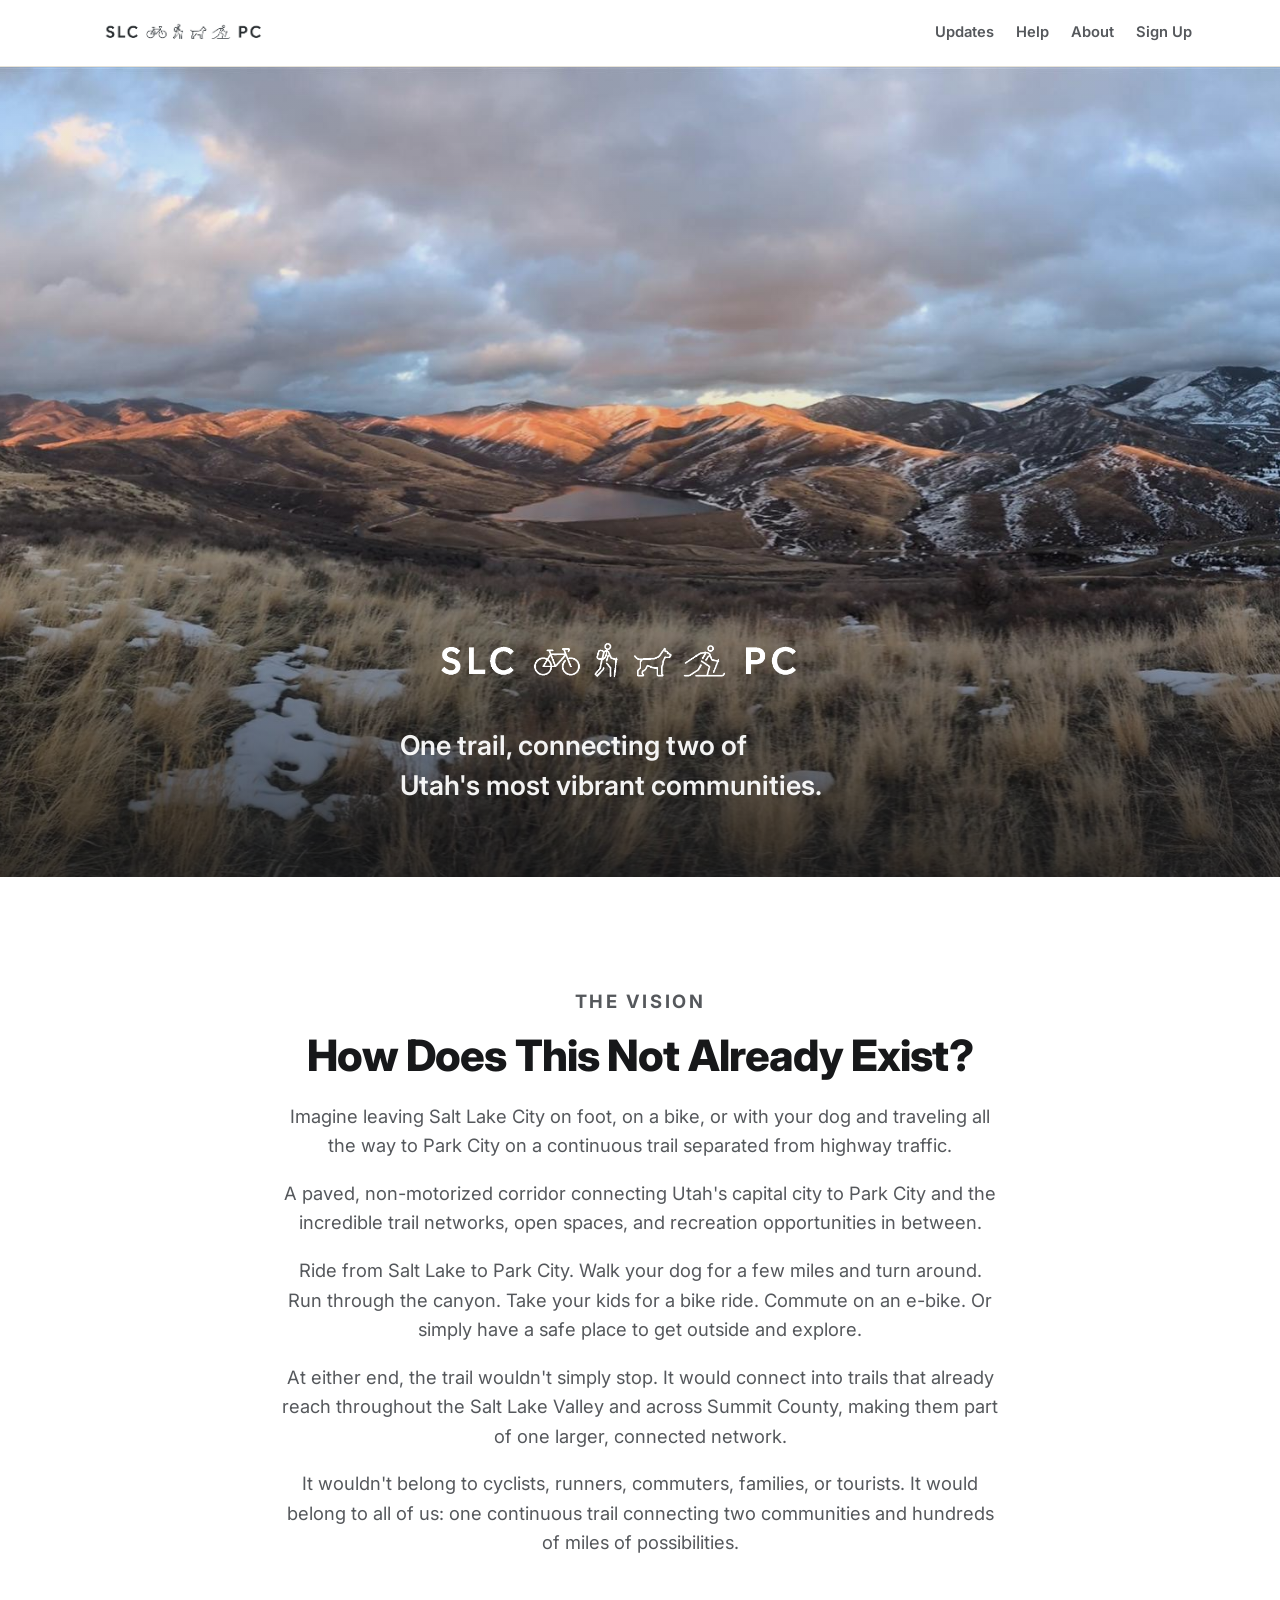
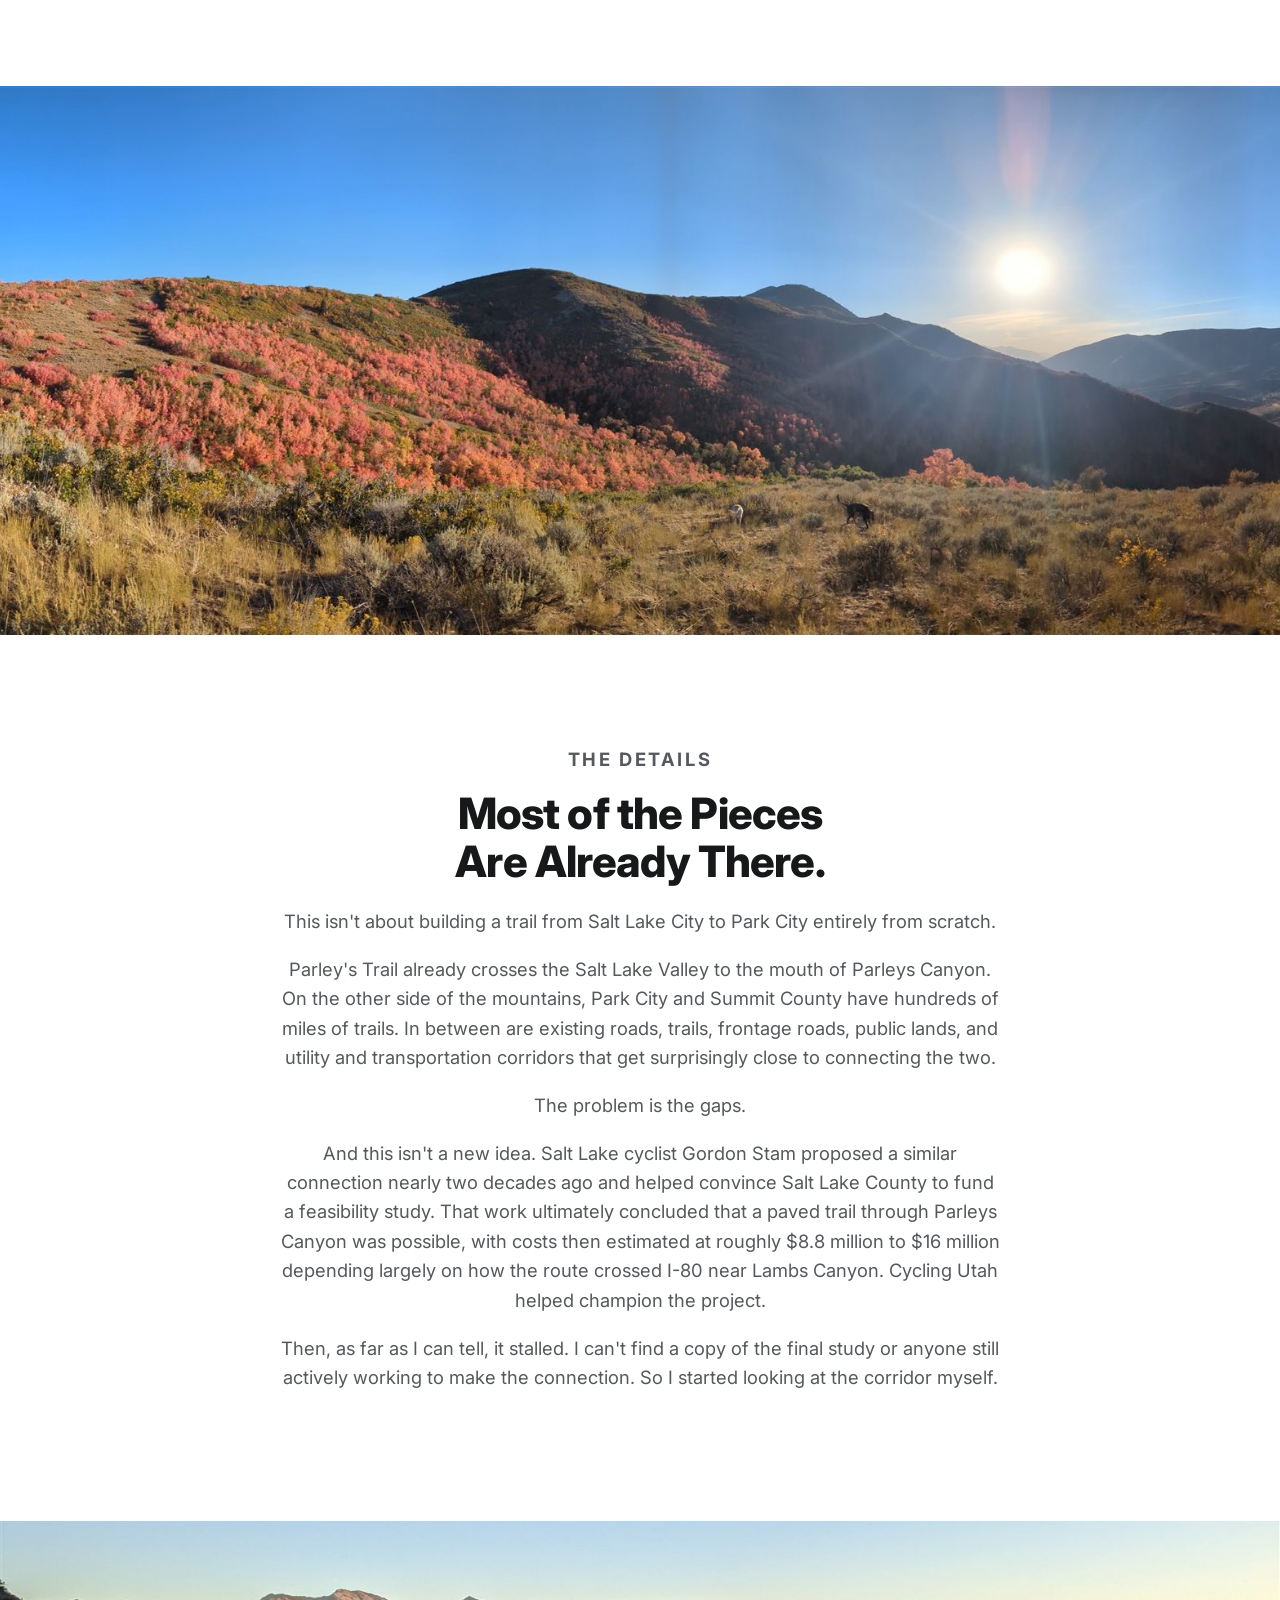
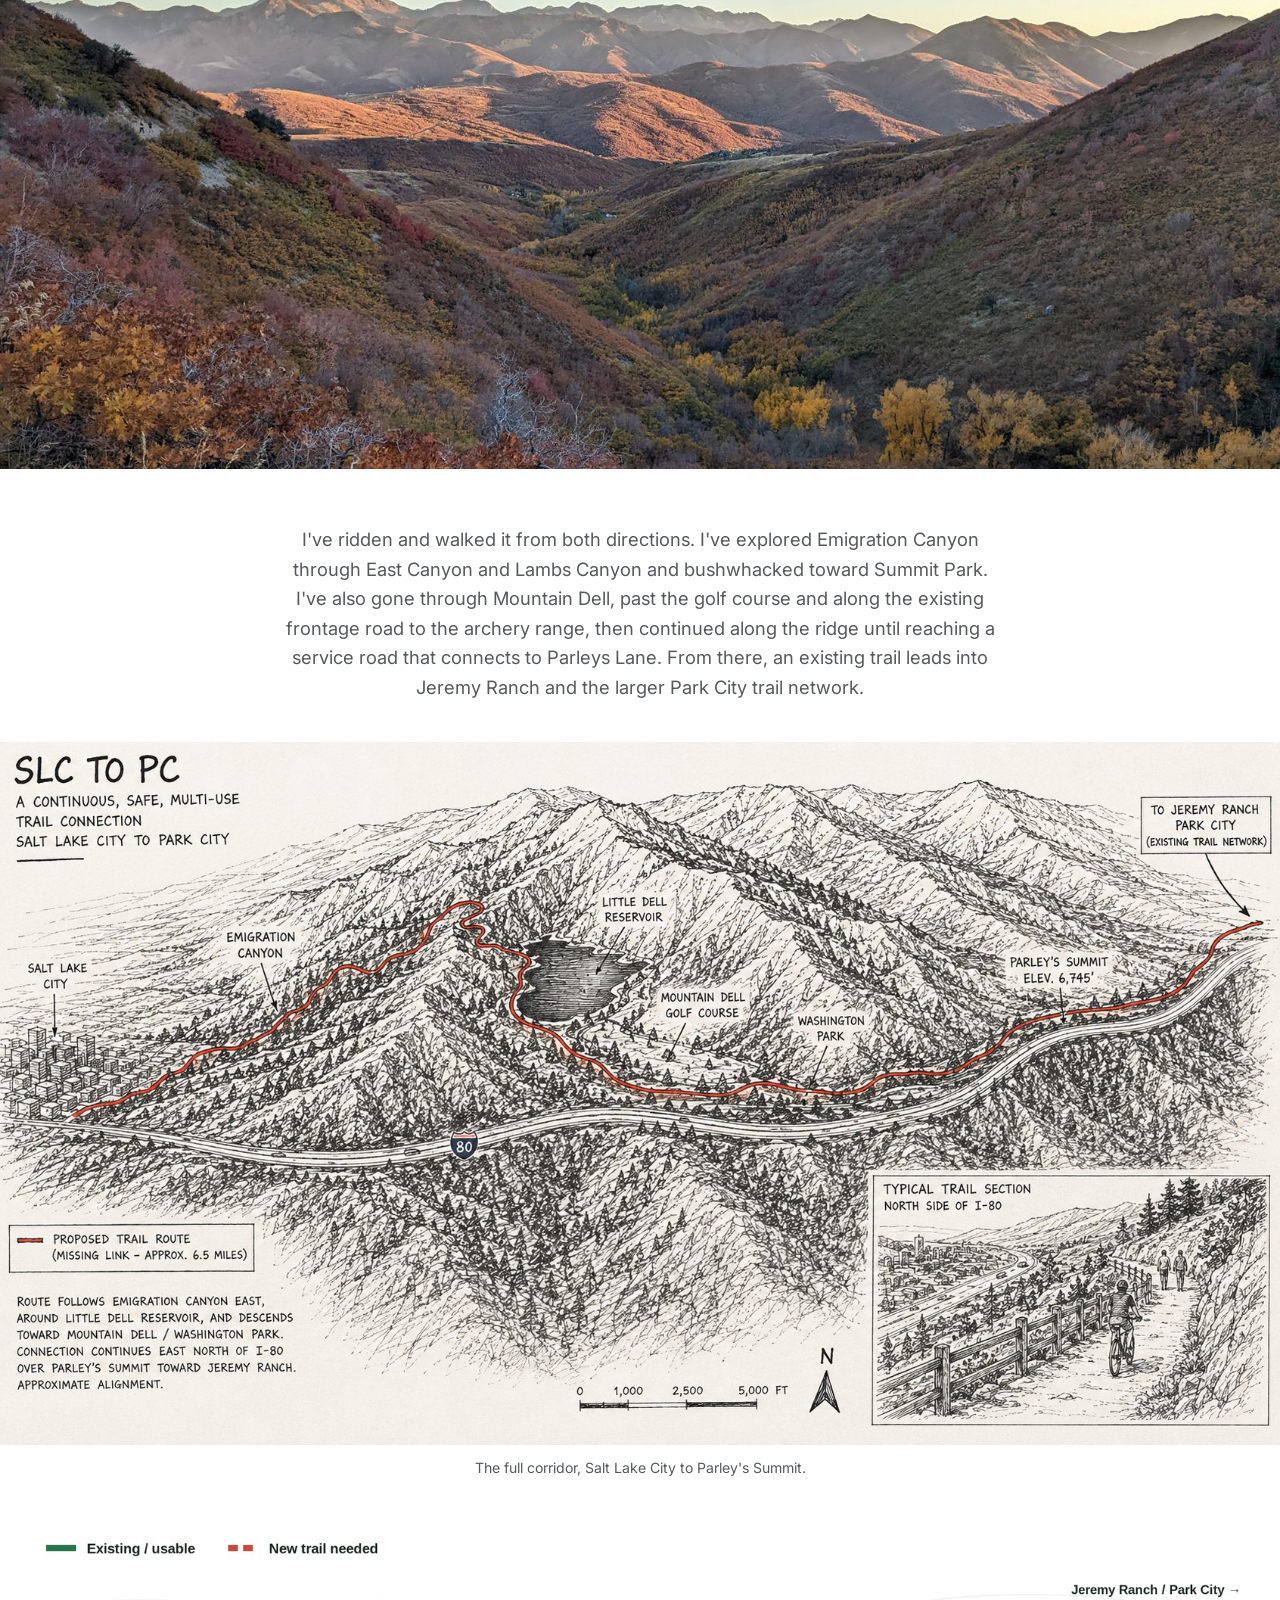
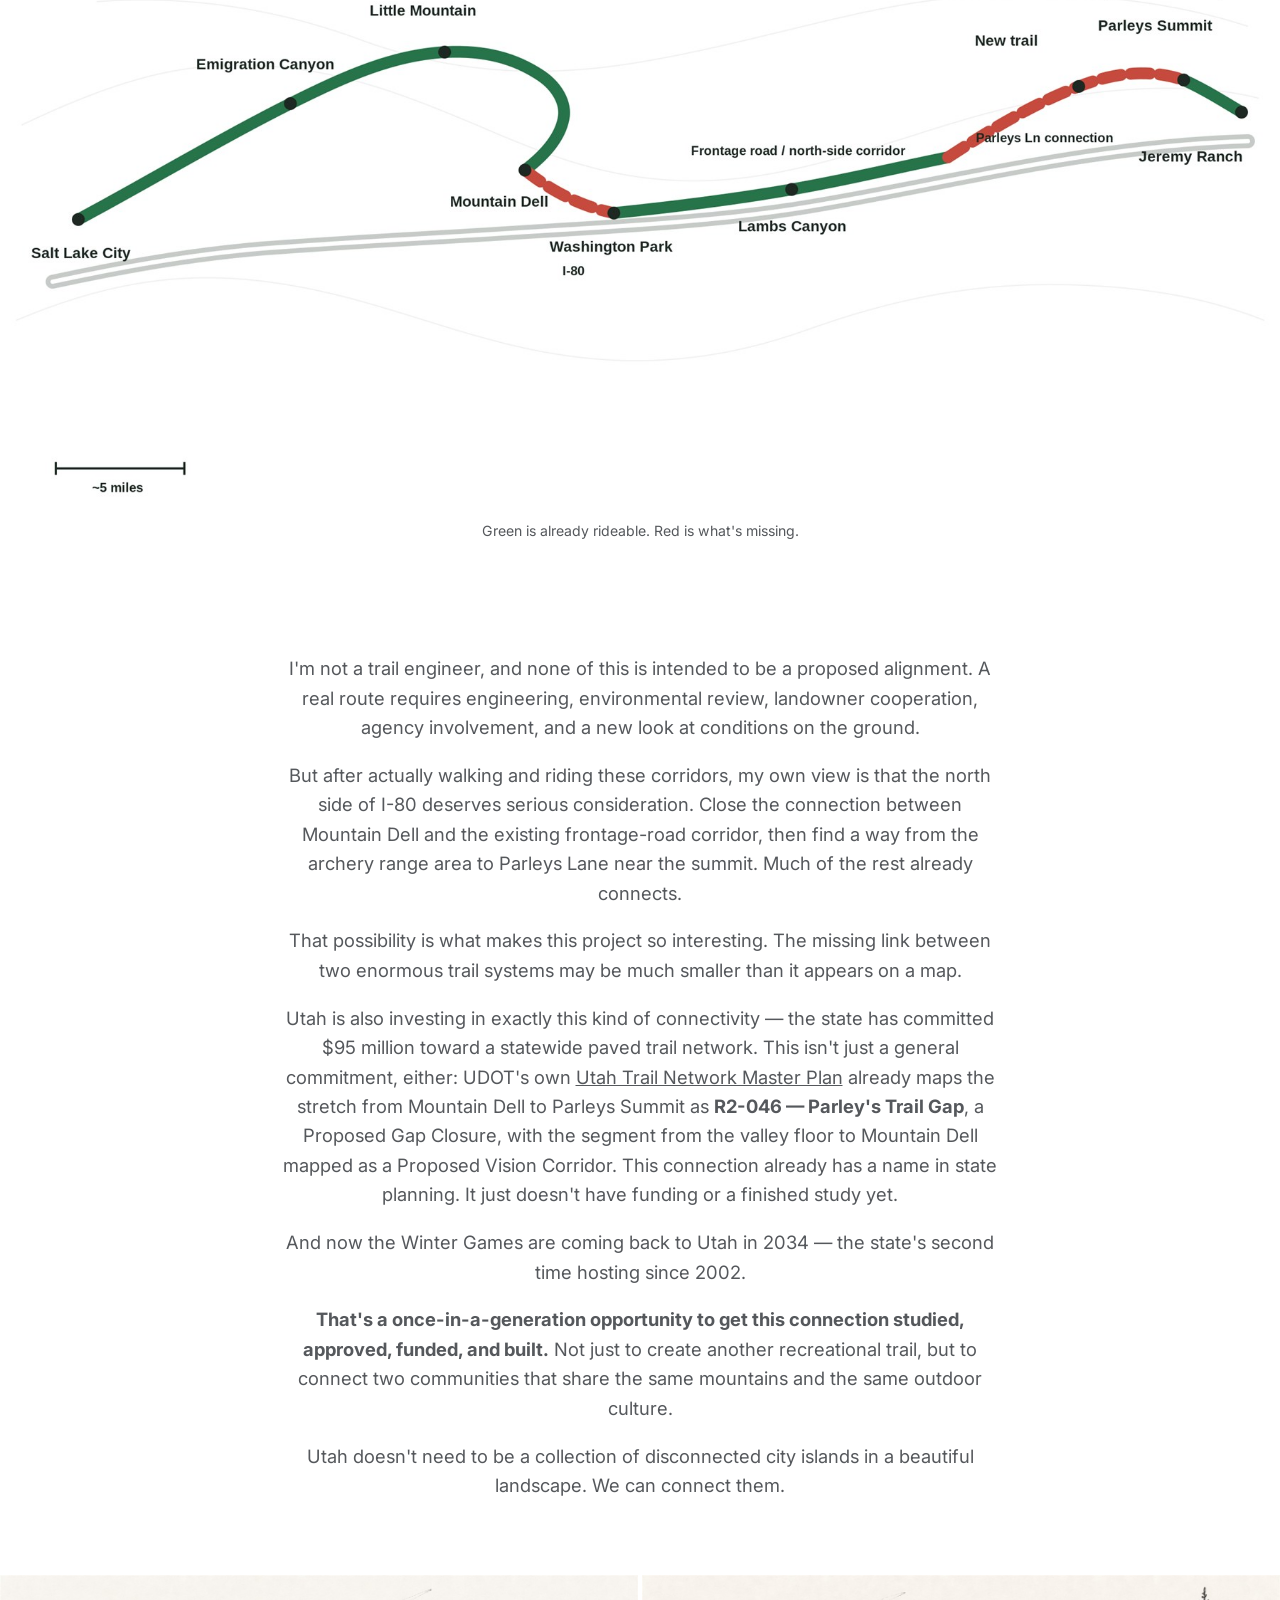
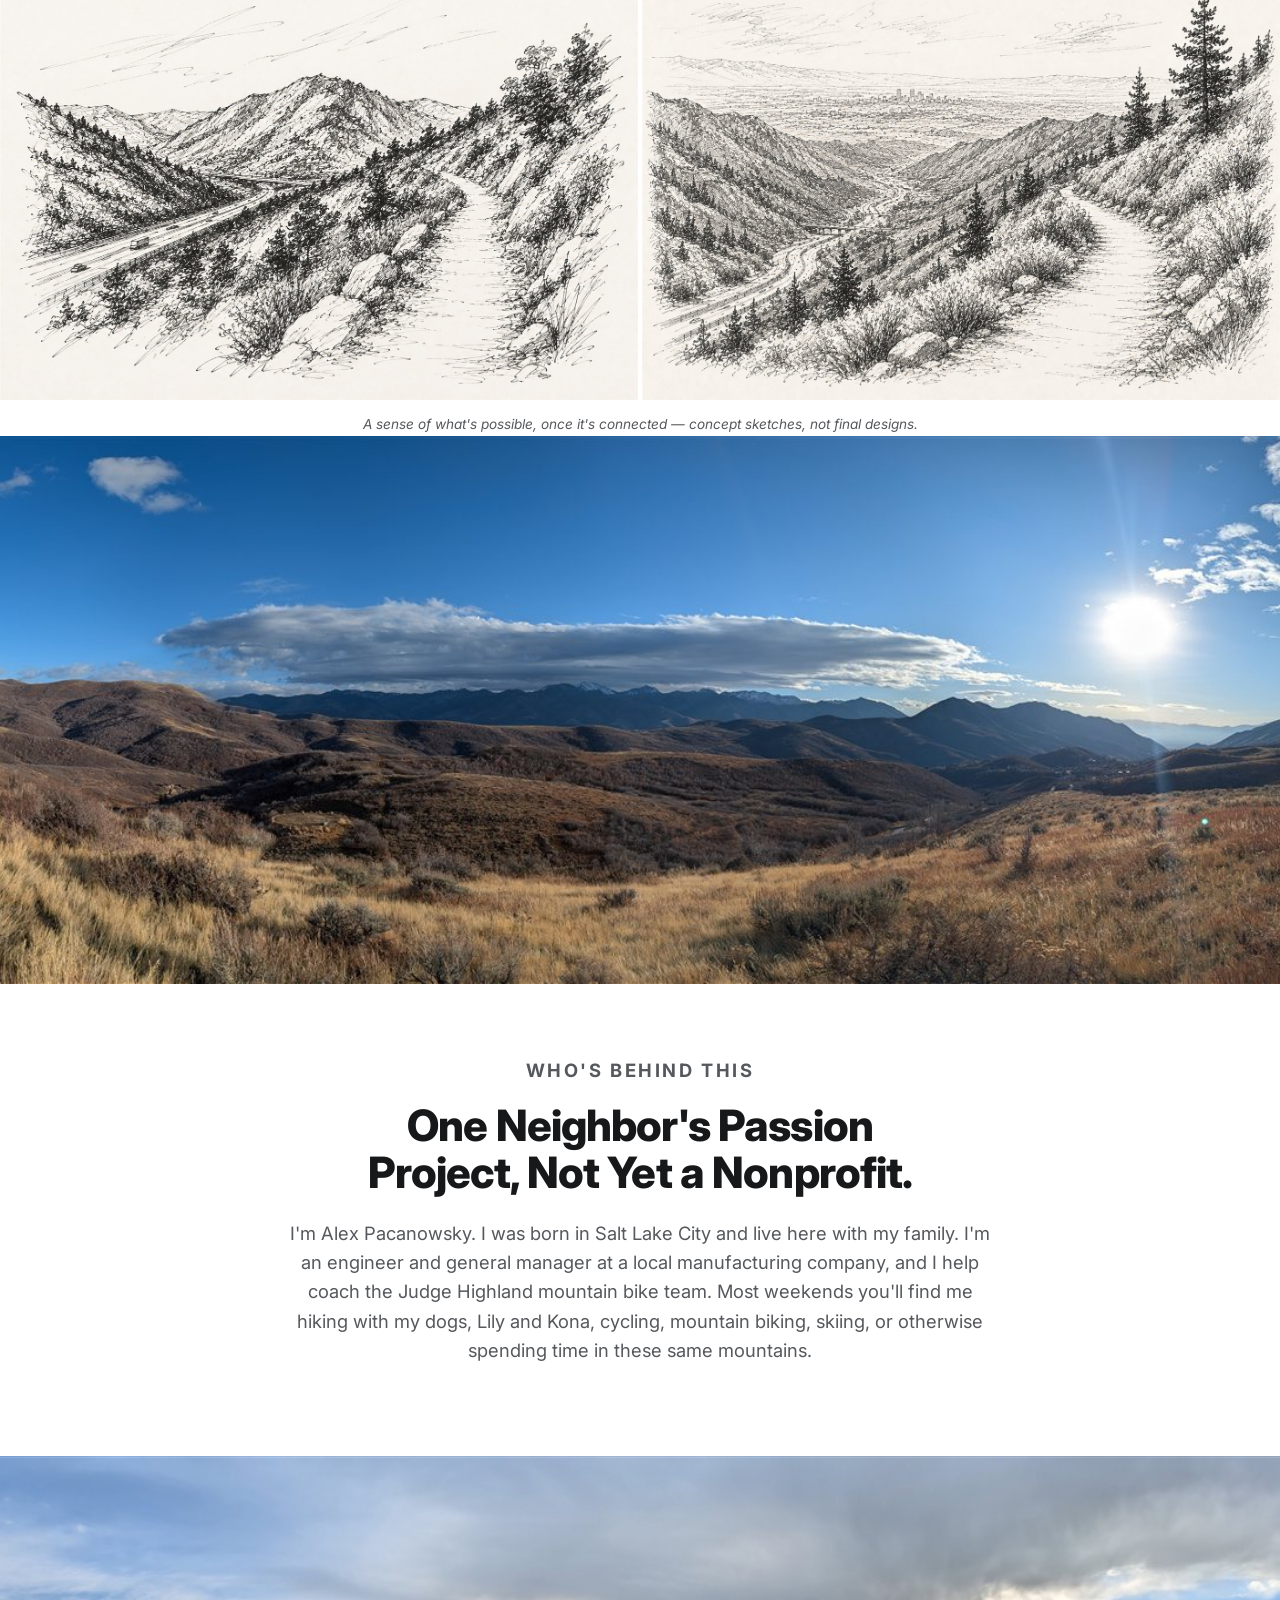
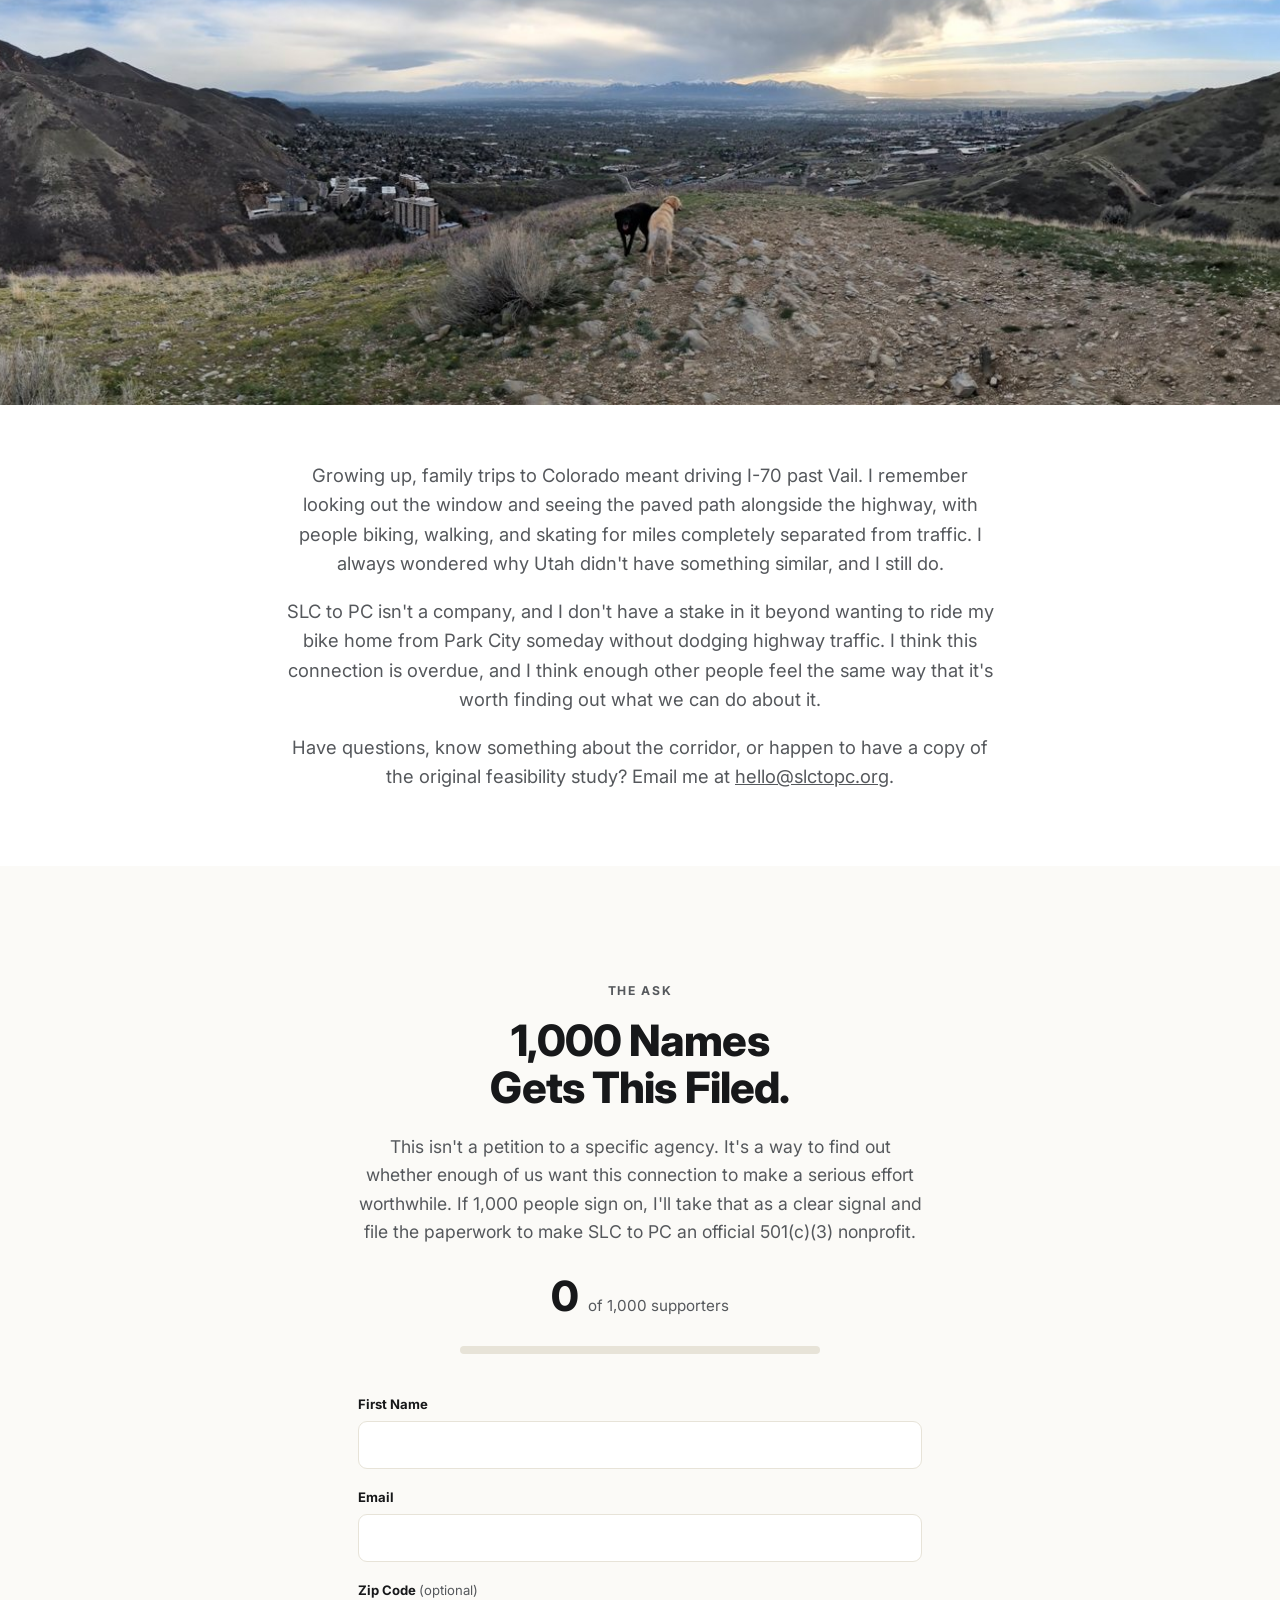
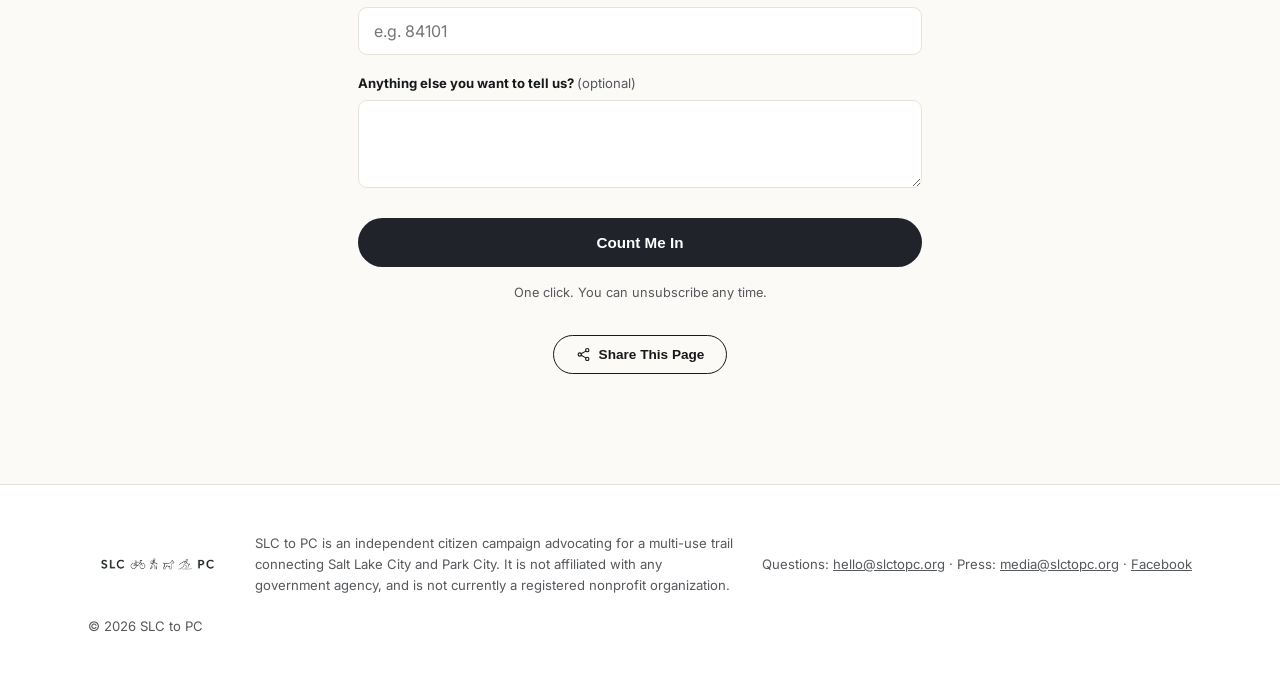
<file: index.html>
<!DOCTYPE html>
<html lang="en">
<head>
<meta charset="UTF-8">
<meta name="viewport" content="width=device-width, initial-scale=1.0">
<title>SLC to PC | One Trail, Salt Lake to Park City</title>
<meta name="description" content="A citizen campaign for a continuous, non-motorized multi-use trail connecting Salt Lake City to Park City through the Wasatch. Sign on to show your support.">
<link rel="preconnect" href="https://fonts.googleapis.com">
<link rel="preconnect" href="https://fonts.gstatic.com" crossorigin>
<link href="https://fonts.googleapis.com/css2?family=Inter:wght@400;500;600;700;800;900&display=swap" rel="stylesheet">
<link rel="stylesheet" href="style.css">
<link rel="preload" as="image" href="assets/hero/hero-1.jpg">
</head>
<body>

<header class="site-header">
  <div class="container header-inner">
    <a class="brand-mark" href="#top">
      <img src="assets/brand/wordmark.png" alt="SLC to PC">
    </a>
    <nav class="main-nav">
      <a href="updates/">Updates</a>
      <a href="how-to-help/">Help</a>
      <a href="#about">About</a>
      <a href="#signup">Sign Up</a>
    </nav>
  </div>
</header>

<section class="hero" id="top">
  <div class="hero-bg" style="background-image:url('assets/hero/hero-1.jpg');" aria-hidden="true"></div>
  <div class="hero-scrim"></div>
  <div class="container hero-inner">
    <img class="hero-logo" src="assets/brand/wordmark-white.png" alt="SLC to PC">
    <h1>One trail, connecting two of Utah's most vibrant communities.</h1>
  </div>
</section>

<section class="section" id="vision">
  <div class="container">
    <div class="vision-copy">
      <p class="kicker text-center">The Vision</p>
      <h2>How Does This Not Already Exist?</h2>
      <p>
        Imagine leaving Salt Lake City on foot, on a bike, or with your dog and traveling all the way to Park
        City on a continuous trail separated from highway traffic.
      </p>
      <p>
        A paved, non-motorized corridor connecting Utah's capital city to Park City and the incredible trail
        networks, open spaces, and recreation opportunities in between.
      </p>
      <p>
        Ride from Salt Lake to Park City. Walk your dog for a few miles and turn around. Run through the
        canyon. Take your kids for a bike ride. Commute on an e-bike. Or simply have a safe place to get
        outside and explore.
      </p>
      <p>
        At either end, the trail wouldn't simply stop. It would connect into trails that already reach
        throughout the Salt Lake Valley and across Summit County, making them part of one larger, connected
        network.
      </p>
      <p>
        It wouldn't belong to cyclists, runners, commuters, families, or tourists. It would belong to all of
        us: one continuous trail connecting two communities and hundreds of miles of possibilities.
      </p>
    </div>
  </div>
</section>

<div class="photo-break">
  <img loading="lazy" src="assets/hero/hero-2.jpg" alt="Autumn scrub oak lighting up a Wasatch ridge, dogs on the trail">
</div>

<section class="section" id="details">
  <div class="container">
    <div class="vision-copy">
      <p class="kicker text-center">The Details</p>
      <h2>Most of the Pieces Are Already There.</h2>
      <p>
        This isn't about building a trail from Salt Lake City to Park City entirely from scratch.
      </p>
      <p>
        Parley's Trail already crosses the Salt Lake Valley to the mouth of Parleys Canyon. On the other side
        of the mountains, Park City and Summit County have hundreds of miles of trails. In between are
        existing roads, trails, frontage roads, public lands, and utility and transportation corridors that
        get surprisingly close to connecting the two.
      </p>
      <p>
        The problem is the gaps.
      </p>
      <p>
        And this isn't a new idea. Salt Lake cyclist Gordon Stam proposed a similar connection nearly two
        decades ago and helped convince Salt Lake County to fund a feasibility study. That work ultimately
        concluded that a paved trail through Parleys Canyon was possible, with costs then estimated at roughly
        $8.8 million to $16 million depending largely on how the route crossed I-80 near Lambs Canyon. Cycling
        Utah helped champion the project.
      </p>
      <p>
        Then, as far as I can tell, it stalled. I can't find a copy of the final study or anyone still
        actively working to make the connection. So I started looking at the corridor myself.
      </p>
    </div>
  </div>
</section>

<div class="photo-break">
  <img loading="lazy" src="assets/gallery/gallery-2.jpg" alt="Golden-hour view down a Wasatch Back valley with hikers visible on a distant ridge trail">
</div>

<div class="essay-block">
  <div class="container">
    <div class="vision-copy">
      <p>
        I've ridden and walked it from both directions. I've explored Emigration Canyon through East Canyon
        and Lambs Canyon and bushwhacked toward Summit Park. I've also gone through Mountain Dell, past the
        golf course and along the existing frontage road to the archery range, then continued along the ridge
        until reaching a service road that connects to Parleys Lane. From there, an existing trail leads into
        Jeremy Ranch and the larger Park City trail network.
      </p>
    </div>
  </div>
  <figure class="map-figure">
    <img loading="lazy" src="assets/maps/map-overview.jpg" alt="Illustrated map of the SLC to Park City trail corridor, from Salt Lake City through Emigration Canyon, Little Dell Reservoir, and Mountain Dell to Parley's Summit">
    <figcaption>The full corridor, Salt Lake City to Parley's Summit.</figcaption>
  </figure>
  <figure class="map-figure">
    <img loading="lazy" src="assets/maps/map-route.jpg" alt="Simplified route map showing existing usable trail in green and the missing trail sections in red, from Mountain Dell through Washington Park and Lambs Canyon to the Parleys Lane connection near Jeremy Ranch">
    <figcaption>Green is already rideable. Red is what's missing.</figcaption>
  </figure>
</div>

<div class="essay-block">
  <div class="container">
    <div class="vision-copy">
      <p>
        I'm not a trail engineer, and none of this is intended to be a proposed alignment. A real route
        requires engineering, environmental review, landowner cooperation, agency involvement, and a new look
        at conditions on the ground.
      </p>
      <p>
        But after actually walking and riding these corridors, my own view is that the north side of I-80
        deserves serious consideration. Close the connection between Mountain Dell and the existing
        frontage-road corridor, then find a way from the archery range area to Parleys Lane near the summit.
        Much of the rest already connects.
      </p>
      <p>
        That possibility is what makes this project so interesting. The missing link between two enormous
        trail systems may be much smaller than it appears on a map.
      </p>
      <p>
        Utah is also investing in exactly this kind of connectivity — the state has committed $95 million
        toward a statewide paved trail network. This isn't just a general commitment, either: UDOT's own
        <a href="how-to-help/#resources">Utah Trail Network Master Plan</a> already maps the stretch from Mountain Dell to
        Parleys Summit as <strong>R2-046 — Parley's Trail Gap</strong>, a Proposed Gap Closure, with the segment
        from the valley floor to Mountain Dell mapped as a Proposed Vision Corridor. This connection already has
        a name in state planning. It just doesn't have funding or a finished study yet.
      </p>
      <p>
        And now the Winter Games are coming back to Utah in 2034 — the state's second time hosting since 2002.
      </p>
      <p>
        <strong>That's a once-in-a-generation opportunity to get this connection studied, approved, funded,
        and built.</strong> Not just to create another recreational trail, but to connect two communities that
        share the same mountains and the same outdoor culture.
      </p>
      <p>
        Utah doesn't need to be a collection of disconnected city islands in a beautiful landscape. We can
        connect them.
      </p>
    </div>
  </div>
</div>

<div class="vision-grid">
  <div class="vision-grid-item">
    <img loading="lazy" src="assets/vision/vision-1.jpg" alt="Illustrated concept sketch of a trail winding above the Parleys Canyon highway corridor">
  </div>
  <div class="vision-grid-item">
    <img loading="lazy" src="assets/vision/vision-4.jpg" alt="Illustrated concept sketch of a trail descending toward the Salt Lake valley and highway below">
  </div>
</div>
<p class="grid-caption">A sense of what's possible, once it's connected — concept sketches, not final designs.</p>

<div class="photo-break">
  <img loading="lazy" src="assets/hero/hero-4.jpg" alt="Bright panorama of a sunlit desert ridge in the Wasatch Back">
</div>

<section class="section section-tight" id="about">
  <div class="container">
    <div class="vision-copy">
      <p class="kicker text-center">Who's Behind This</p>
      <h2>One Neighbor's Passion Project, Not Yet a Nonprofit.</h2>
      <p>
        I'm Alex Pacanowsky. I was born in Salt Lake City and live here with my family. I'm an engineer and
        general manager at a local manufacturing company, and I help coach the Judge Highland mountain bike
        team. Most weekends you'll find me hiking with my dogs, Lily and Kona, cycling, mountain biking,
        skiing, or otherwise spending time in these same mountains.
      </p>
    </div>
  </div>
</section>

<div class="photo-break">
  <img loading="lazy" src="assets/hero/hero-3.jpg" alt="Alex hiking a Salt Lake valley overlook with his two dogs, Lily and Kona">
</div>

<div class="essay-block">
  <div class="container">
    <div class="vision-copy">
      <p>
        Growing up, family trips to Colorado meant driving I-70 past Vail. I remember looking out the window
        and seeing the paved path alongside the highway, with people biking, walking, and skating for miles
        completely separated from traffic. I always wondered why Utah didn't have something similar, and I
        still do.
      </p>
      <p>
        SLC to PC isn't a company, and I don't have a stake in it beyond wanting to ride my bike home from
        Park City someday without dodging highway traffic. I think this connection is overdue, and I think
        enough other people feel the same way that it's worth finding out what we can do about it.
      </p>
      <p>
        Have questions, know something about the corridor, or happen to have a copy of the original
        feasibility study? Email me at
        <a href="mailto:hello@slctopc.org">hello@slctopc.org</a>.
      </p>
    </div>
  </div>
</div>

<section class="section signup-section" id="signup">
  <div class="container signup-inner">
    <p class="kicker text-center">The Ask</p>
    <h2>1,000 Names Gets This Filed.</h2>
    <p class="section-intro text-center">
      This isn't a petition to a specific agency. It's a way to find out whether enough of us want this
      connection to make a serious effort worthwhile. If 1,000 people sign on, I'll take that as a clear
      signal and file the paperwork to make SLC to PC an official 501(c)(3) nonprofit.
    </p>
    <div class="counter-block">
      <div class="counter-row">
        <span class="counter-number" id="supporterCount">0</span>
        <span class="counter-of">of 1,000 supporters</span>
      </div>
      <div class="progress-track">
        <div class="progress-fill" id="supporterProgress" style="width: 0%;"></div>
      </div>
    </div>

    <form class="signup-form" id="signupForm">
      <div id="signupFormFields">
        <div class="form-field">
          <label for="su-first">First Name</label>
          <input type="text" id="su-first" name="first_name" required>
        </div>
        <div class="form-field">
          <label for="su-email">Email</label>
          <input type="email" id="su-email" name="email" required>
        </div>
        <div class="form-field">
          <label for="su-zip">Zip Code <span style="font-weight:400;color:var(--ink-soft);">(optional)</span></label>
          <input type="text" id="su-zip" name="zip" inputmode="numeric" placeholder="e.g. 84101">
        </div>
        <div class="form-field">
          <label for="su-notes">Anything else you want to tell us? <span style="font-weight:400;color:var(--ink-soft);">(optional)</span></label>
          <textarea id="su-notes" name="notes" rows="3"></textarea>
        </div>
        <button type="submit" class="btn btn-primary signup-submit">Count Me In</button>
        <p class="form-microcopy">One click. You can unsubscribe any time.</p>
      </div>

      <div class="signup-success" id="signupSuccess">
        <svg viewBox="0 0 24 24" fill="none" stroke="currentColor" stroke-width="1.6" stroke-linecap="round" stroke-linejoin="round"><circle cx="12" cy="12" r="9.25"/><path d="M8 12.4l2.6 2.6 5.6-5.6"/></svg>
        <h3>You're counted in.</h3>
        <p>Thanks for backing this. We'll keep you posted as this moves forward.</p>
      </div>
    </form>

    <div class="share-block">
      <button type="button" class="btn btn-outline btn-sm" id="shareBtn">
        <svg viewBox="0 0 24 24" fill="none" stroke="currentColor" stroke-width="1.8" stroke-linecap="round" stroke-linejoin="round"><circle cx="18" cy="5" r="2.6"/><circle cx="6" cy="12" r="2.6"/><circle cx="18" cy="19" r="2.6"/><path d="M8.3 10.7L15.7 6.6M8.3 13.3l7.4 4.1"/></svg>
        <span id="shareBtnLabel">Share This Page</span>
      </button>
    </div>
  </div>
</section>

<footer class="site-footer">
  <div class="container footer-inner">
    <img src="assets/brand/wordmark.png" alt="SLC to PC">
    <p class="footer-note">
      SLC to PC is an independent citizen campaign advocating for a multi-use trail connecting Salt Lake City
      and Park City. It is not affiliated with any government agency, and is not currently a registered
      nonprofit organization.
    </p>
    <p class="footer-note">
      Questions: <a href="mailto:hello@slctopc.org">hello@slctopc.org</a> &middot;
      Press: <a href="mailto:media@slctopc.org">media@slctopc.org</a> &middot;
      <a href="https://www.facebook.com/profile.php?id=61593355064266" target="_blank" rel="noopener">Facebook</a>
    </p>
    <p class="footer-note">&copy; <span id="year"></span> SLC to PC</p>
  </div>
</footer>

<script src="script.js"></script>
</body>
</html>
</file>
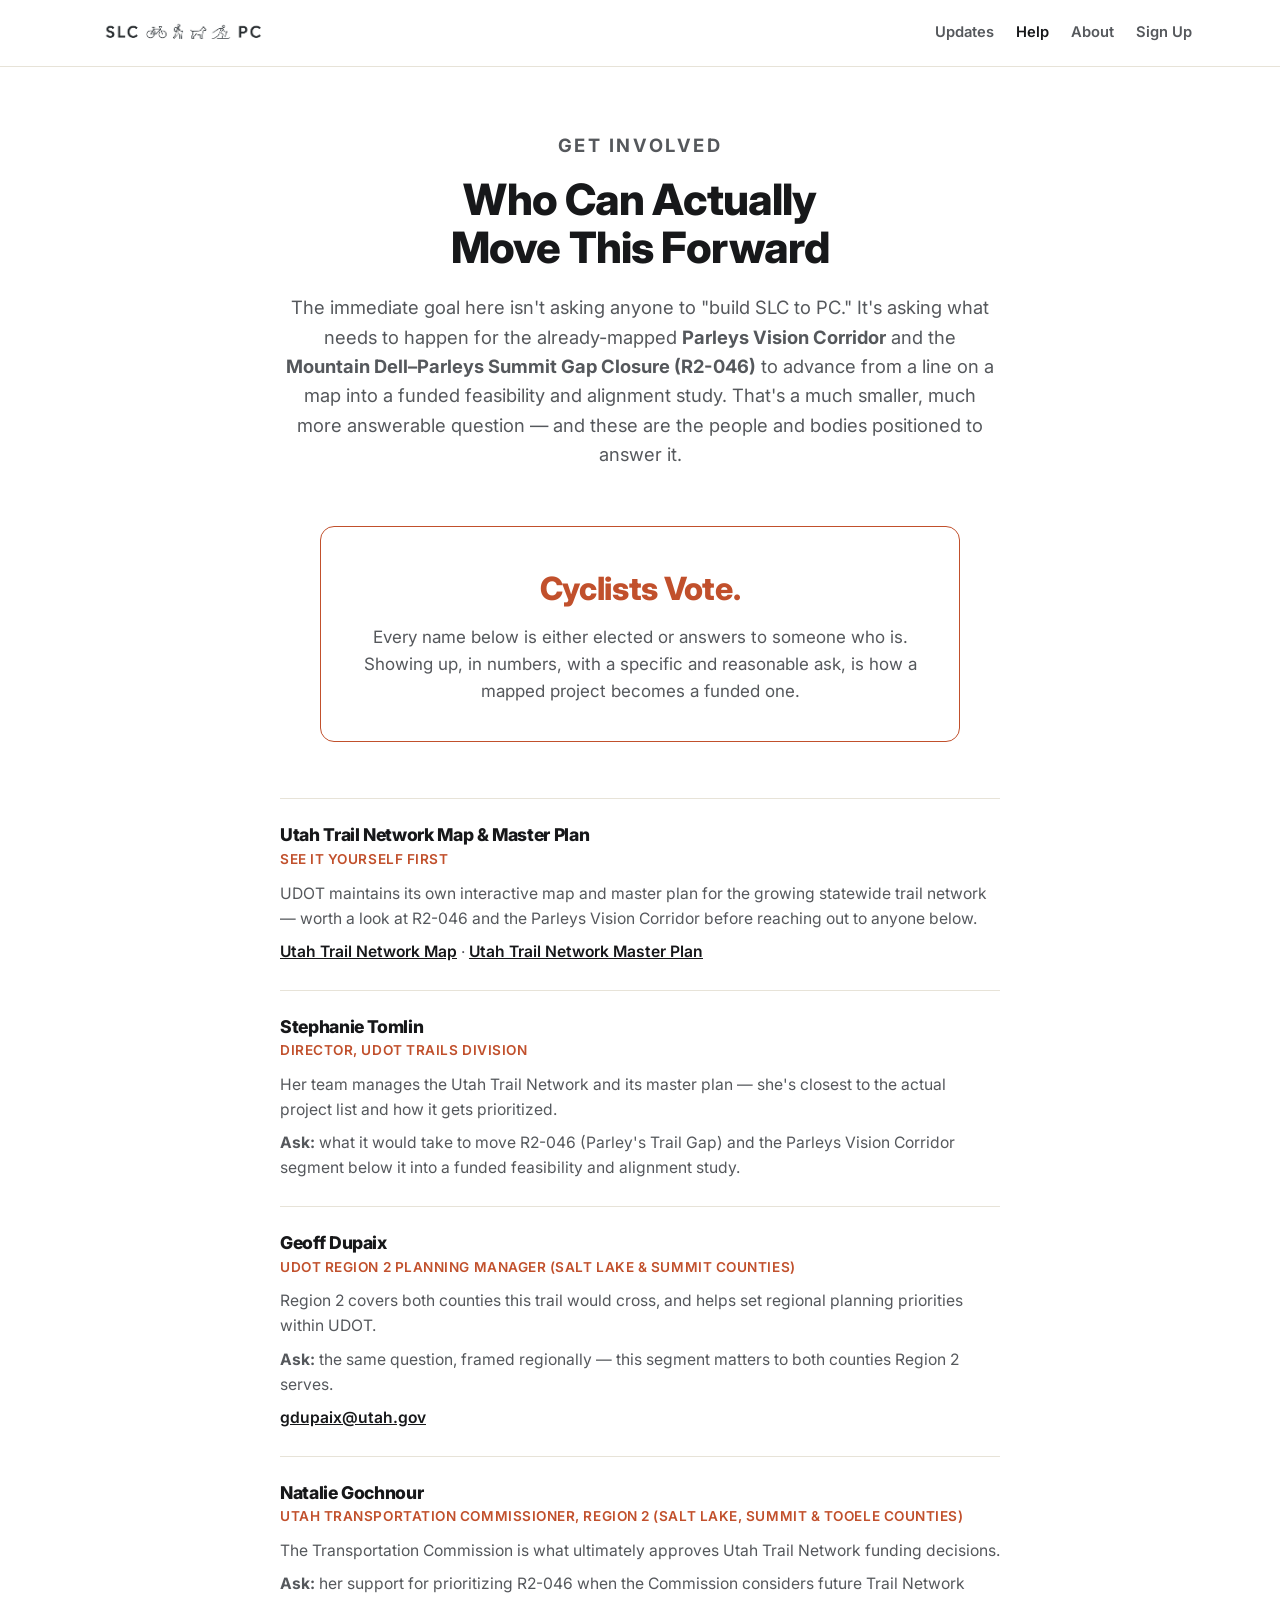
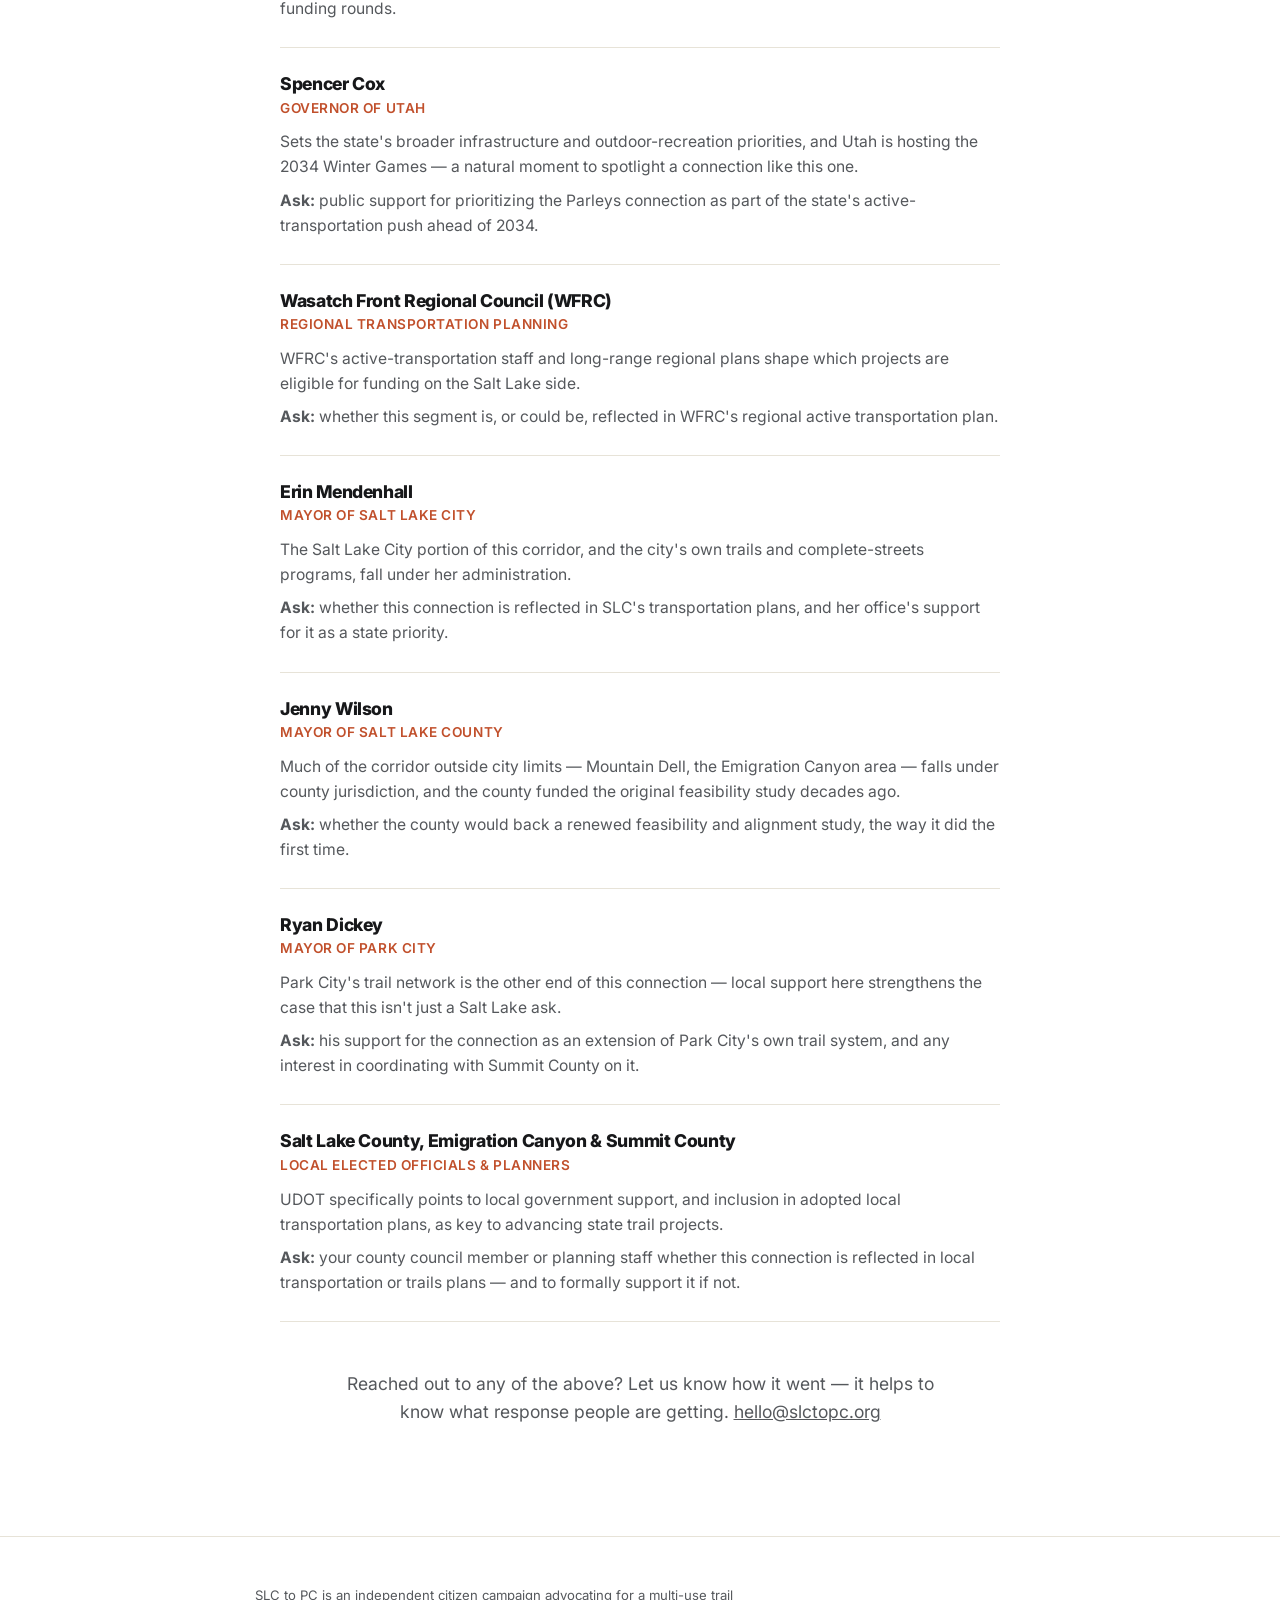
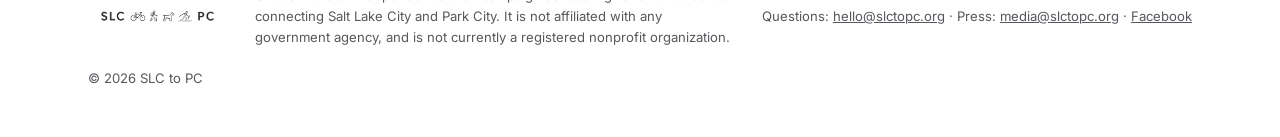
<file: how-to-help/index.html>
<!DOCTYPE html>
<html lang="en">
<head>
<meta charset="UTF-8">
<meta name="viewport" content="width=device-width, initial-scale=1.0">
<title>How to Help | SLC to PC</title>
<meta name="description" content="Who actually decides whether the Parleys Canyon trail connection gets studied and funded, and what to ask them for.">
<link rel="preconnect" href="https://fonts.googleapis.com">
<link rel="preconnect" href="https://fonts.gstatic.com" crossorigin>
<link href="https://fonts.googleapis.com/css2?family=Inter:wght@400;500;600;700;800;900&display=swap" rel="stylesheet">
<link rel="stylesheet" href="/style.css">
</head>
<body>

<header class="site-header">
  <div class="container header-inner">
    <a class="brand-mark" href="/">
      <img src="/assets/brand/wordmark.png" alt="SLC to PC">
    </a>
    <nav class="main-nav">
      <a href="/updates/">Updates</a>
      <a href="/how-to-help/" class="is-active">Help</a>
      <a href="/#about">About</a>
      <a href="/#signup">Sign Up</a>
    </nav>
  </div>
</header>

<section class="section page-header">
  <div class="container">
    <div class="vision-copy">
      <p class="kicker text-center">Get Involved</p>
      <h1>Who Can Actually Move This Forward</h1>
      <p>
        The immediate goal here isn't asking anyone to "build SLC to PC." It's asking what needs to happen
        for the already-mapped <strong>Parleys Vision Corridor</strong> and the
        <strong>Mountain Dell&ndash;Parleys Summit Gap Closure (R2-046)</strong> to advance from a line on a
        map into a funded feasibility and alignment study. That's a much smaller, much more answerable
        question — and these are the people and bodies positioned to answer it.
      </p>
    </div>

    <div class="callout">
      <p class="callout-line">Cyclists Vote.</p>
      <p>
        Every name below is either elected or answers to someone who is. Showing up, in numbers, with a
        specific and reasonable ask, is how a mapped project becomes a funded one.
      </p>
    </div>

    <div class="contact-list">
      <div class="contact-card" id="resources">
        <h3>Utah Trail Network Map &amp; Master Plan</h3>
        <p class="role">See It Yourself First</p>
        <p>UDOT maintains its own interactive map and master plan for the growing statewide trail network — worth a look at R2-046 and the Parleys Vision Corridor before reaching out to anyone below.</p>
        <p>
          <a href="https://gis.udot.utah.gov/utn-viewer" target="_blank" rel="noopener">Utah Trail Network Map</a> &middot;
          <a href="https://utahtrailnetwork.udot.utah.gov/master-plan" target="_blank" rel="noopener">Utah Trail Network Master Plan</a>
        </p>
      </div>

      <div class="contact-card">
        <h3>Stephanie Tomlin</h3>
        <p class="role">Director, UDOT Trails Division</p>
        <p>Her team manages the Utah Trail Network and its master plan — she's closest to the actual project list and how it gets prioritized.</p>
        <p><strong>Ask:</strong> what it would take to move R2-046 (Parley's Trail Gap) and the Parleys Vision Corridor segment below it into a funded feasibility and alignment study.</p>
      </div>

      <div class="contact-card">
        <h3>Geoff Dupaix</h3>
        <p class="role">UDOT Region 2 Planning Manager (Salt Lake &amp; Summit Counties)</p>
        <p>Region 2 covers both counties this trail would cross, and helps set regional planning priorities within UDOT.</p>
        <p><strong>Ask:</strong> the same question, framed regionally — this segment matters to both counties Region 2 serves.</p>
        <p><a href="mailto:gdupaix@utah.gov">gdupaix@utah.gov</a></p>
      </div>

      <div class="contact-card">
        <h3>Natalie Gochnour</h3>
        <p class="role">Utah Transportation Commissioner, Region 2 (Salt Lake, Summit &amp; Tooele Counties)</p>
        <p>The Transportation Commission is what ultimately approves Utah Trail Network funding decisions.</p>
        <p><strong>Ask:</strong> her support for prioritizing R2-046 when the Commission considers future Trail Network funding rounds.</p>
      </div>

      <div class="contact-card">
        <h3>Spencer Cox</h3>
        <p class="role">Governor of Utah</p>
        <p>Sets the state's broader infrastructure and outdoor-recreation priorities, and Utah is hosting the 2034 Winter Games — a natural moment to spotlight a connection like this one.</p>
        <p><strong>Ask:</strong> public support for prioritizing the Parleys connection as part of the state's active-transportation push ahead of 2034.</p>
      </div>

      <div class="contact-card">
        <h3>Wasatch Front Regional Council (WFRC)</h3>
        <p class="role">Regional Transportation Planning</p>
        <p>WFRC's active-transportation staff and long-range regional plans shape which projects are eligible for funding on the Salt Lake side.</p>
        <p><strong>Ask:</strong> whether this segment is, or could be, reflected in WFRC's regional active transportation plan.</p>
      </div>

      <div class="contact-card">
        <h3>Erin Mendenhall</h3>
        <p class="role">Mayor of Salt Lake City</p>
        <p>The Salt Lake City portion of this corridor, and the city's own trails and complete-streets programs, fall under her administration.</p>
        <p><strong>Ask:</strong> whether this connection is reflected in SLC's transportation plans, and her office's support for it as a state priority.</p>
      </div>

      <div class="contact-card">
        <h3>Jenny Wilson</h3>
        <p class="role">Mayor of Salt Lake County</p>
        <p>Much of the corridor outside city limits — Mountain Dell, the Emigration Canyon area — falls under county jurisdiction, and the county funded the original feasibility study decades ago.</p>
        <p><strong>Ask:</strong> whether the county would back a renewed feasibility and alignment study, the way it did the first time.</p>
      </div>

      <div class="contact-card">
        <h3>Ryan Dickey</h3>
        <p class="role">Mayor of Park City</p>
        <p>Park City's trail network is the other end of this connection — local support here strengthens the case that this isn't just a Salt Lake ask.</p>
        <p><strong>Ask:</strong> his support for the connection as an extension of Park City's own trail system, and any interest in coordinating with Summit County on it.</p>
      </div>

      <div class="contact-card">
        <h3>Salt Lake County, Emigration Canyon &amp; Summit County</h3>
        <p class="role">Local Elected Officials &amp; Planners</p>
        <p>UDOT specifically points to local government support, and inclusion in adopted local transportation plans, as key to advancing state trail projects.</p>
        <p><strong>Ask:</strong> your county council member or planning staff whether this connection is reflected in local transportation or trails plans — and to formally support it if not.</p>
      </div>
    </div>

    <p class="section-intro text-center" style="margin: 48px auto 0;">
      Reached out to any of the above? Let us know how it went — it helps to know what response people are
      getting. <a href="mailto:hello@slctopc.org">hello@slctopc.org</a>
    </p>
  </div>
</section>

<footer class="site-footer">
  <div class="container footer-inner">
    <img src="/assets/brand/wordmark.png" alt="SLC to PC">
    <p class="footer-note">
      SLC to PC is an independent citizen campaign advocating for a multi-use trail connecting Salt Lake City
      and Park City. It is not affiliated with any government agency, and is not currently a registered
      nonprofit organization.
    </p>
    <p class="footer-note">
      Questions: <a href="mailto:hello@slctopc.org">hello@slctopc.org</a> &middot;
      Press: <a href="mailto:media@slctopc.org">media@slctopc.org</a> &middot;
      <a href="https://www.facebook.com/profile.php?id=61593355064266" target="_blank" rel="noopener">Facebook</a>
    </p>
    <p class="footer-note">&copy; <span id="year"></span> SLC to PC</p>
  </div>
</footer>

<script src="/script.js"></script>
</body>
</html>
</file>
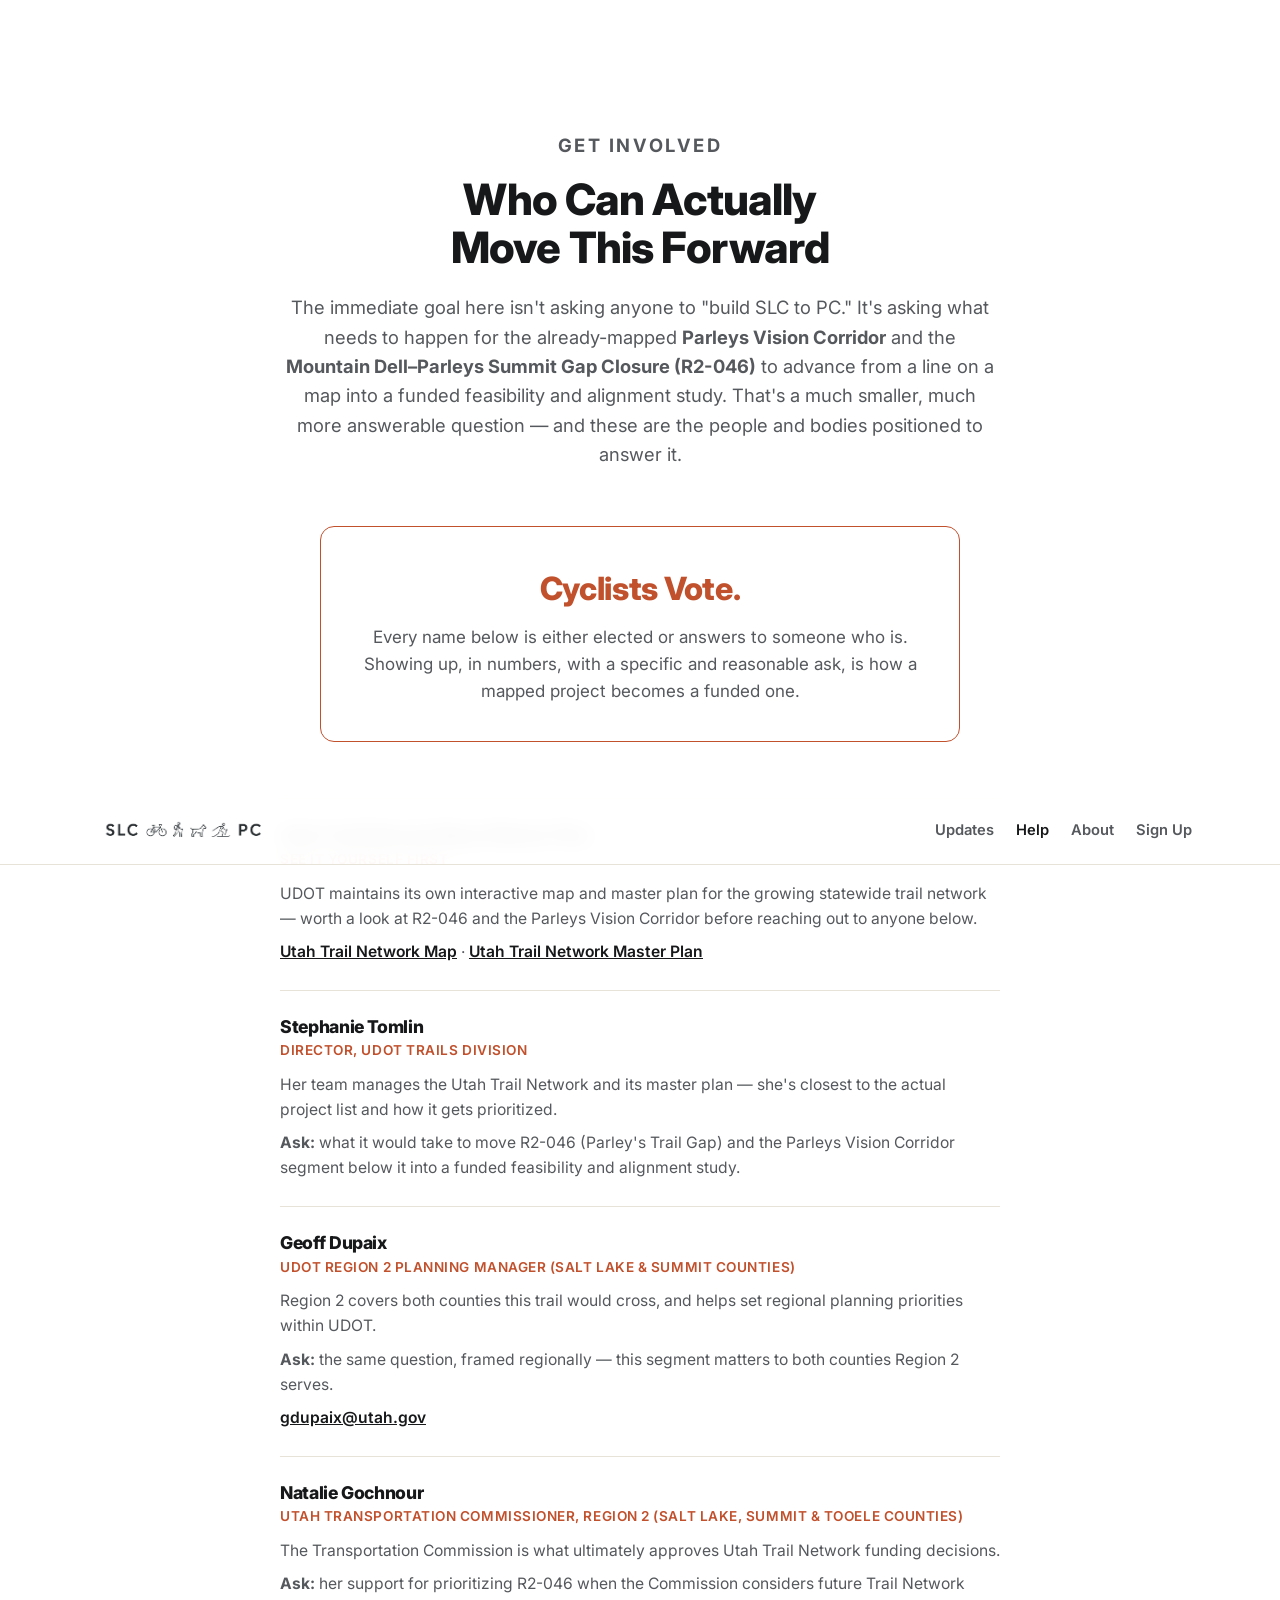
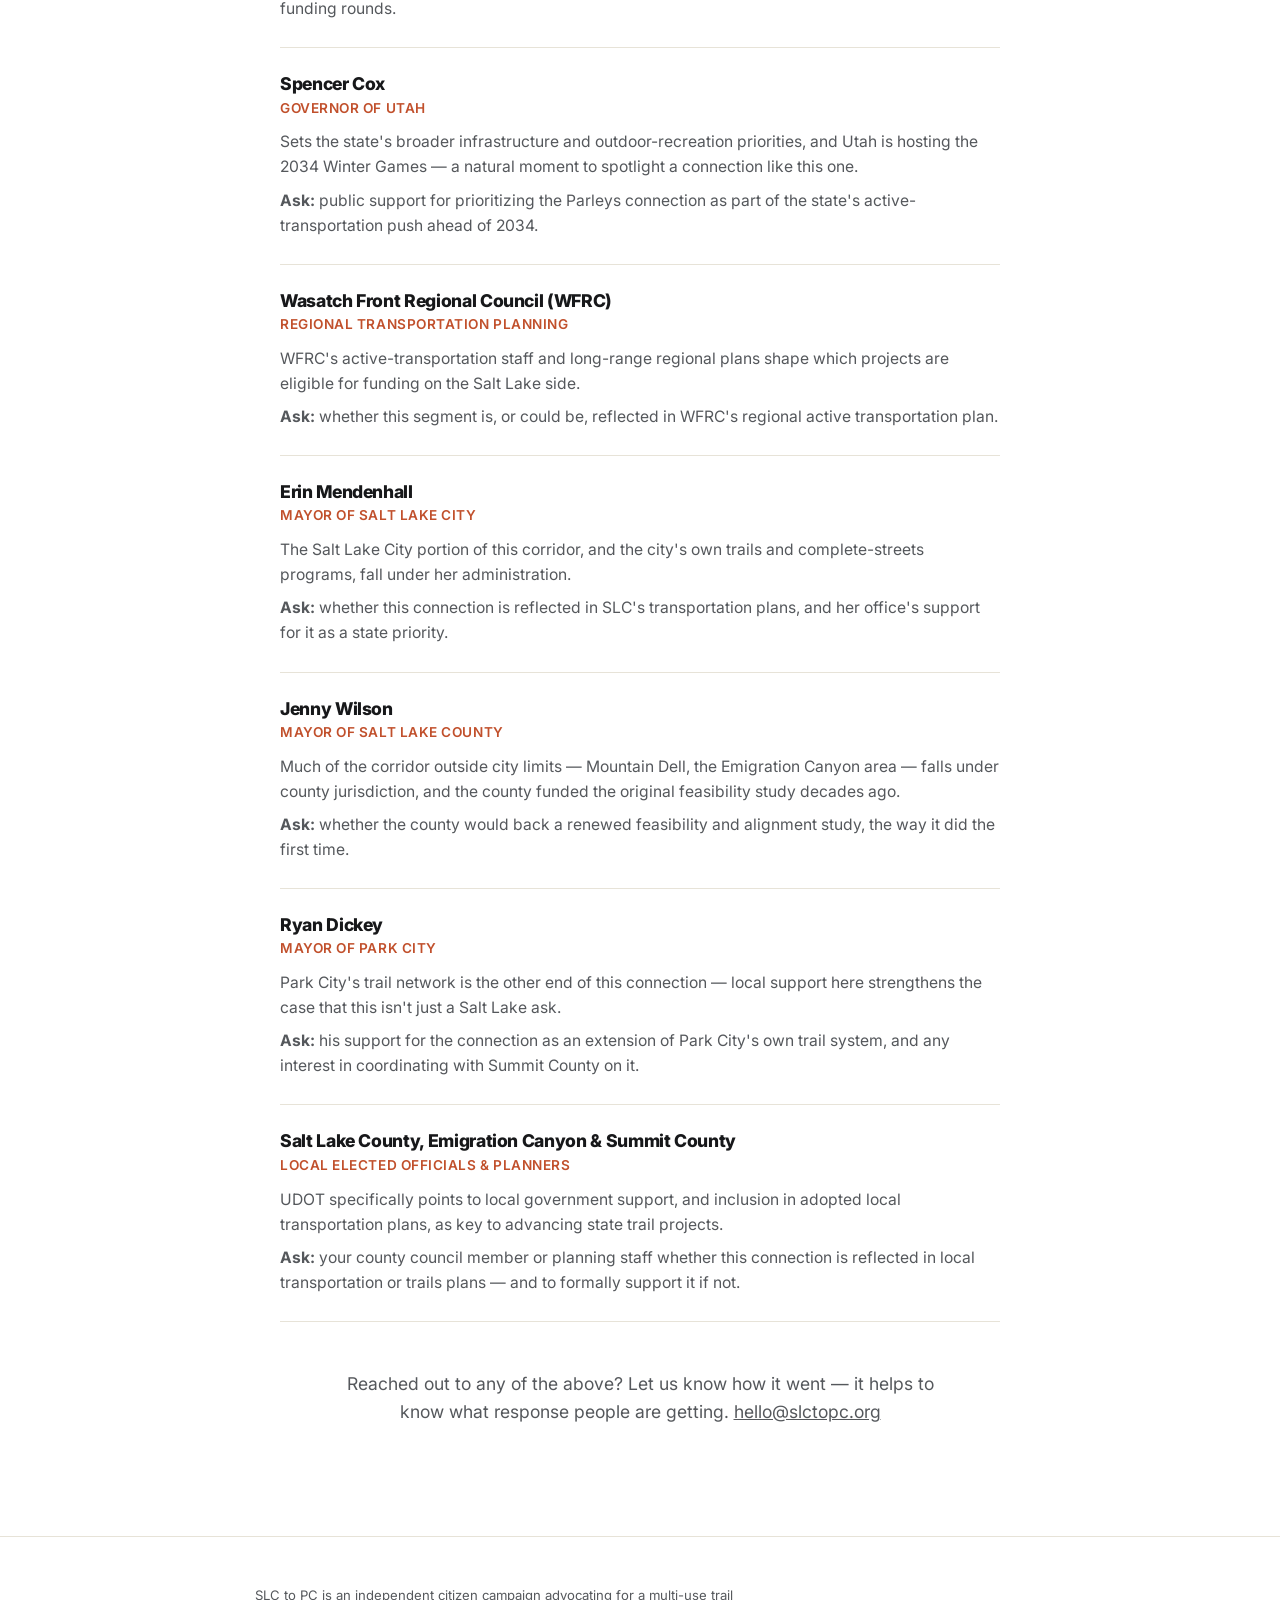
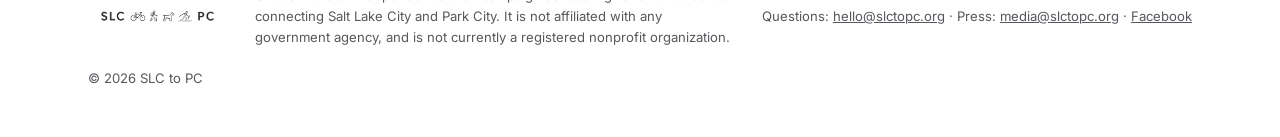
<file: resources/index.html>
<!DOCTYPE html>
<html lang="en">
<head>
<meta charset="UTF-8">
<meta http-equiv="refresh" content="0; url=/how-to-help/#resources">
<link rel="canonical" href="https://www.slctopc.org/how-to-help/#resources">
<meta name="robots" content="noindex">
<title>Resources | SLC to PC</title>
</head>
<body>
<p>This page has moved to <a href="/how-to-help/#resources">How to Help</a>.</p>
</body>
</html>
</file>
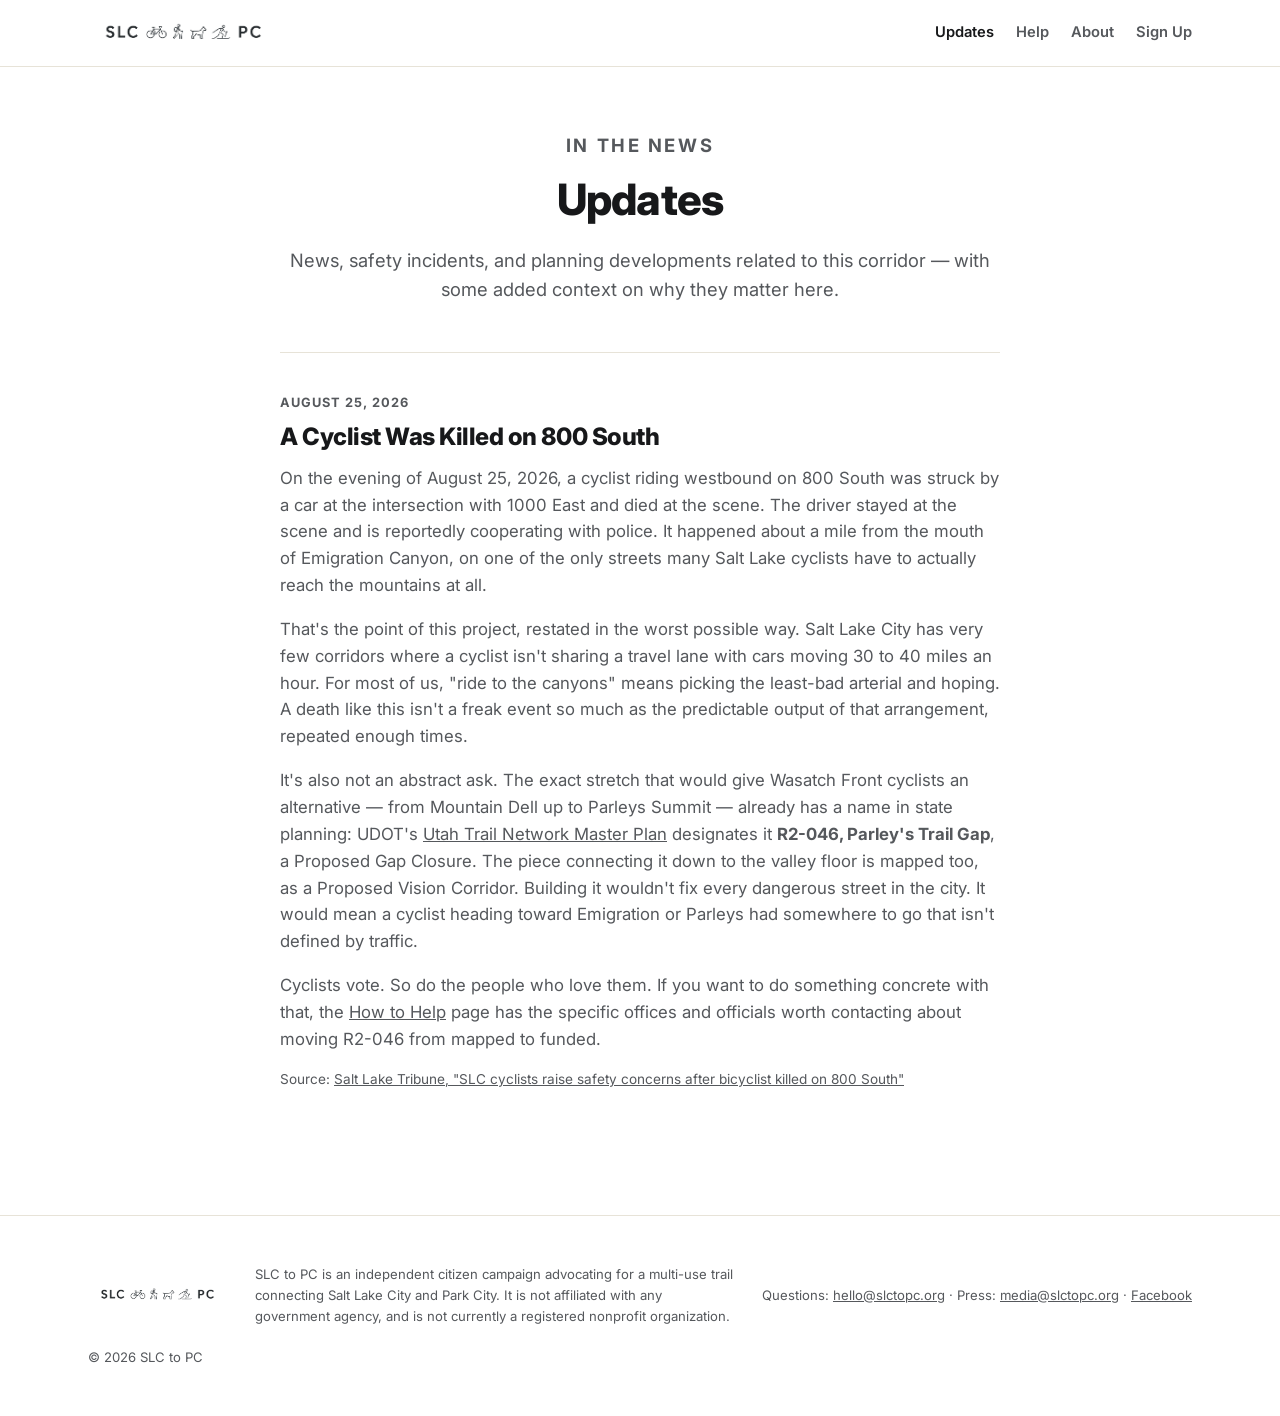
<file: updates/index.html>
<!DOCTYPE html>
<html lang="en">
<head>
<meta charset="UTF-8">
<meta name="viewport" content="width=device-width, initial-scale=1.0">
<title>Updates | SLC to PC</title>
<meta name="description" content="News and updates related to the proposed Salt Lake City to Park City trail connection — safety, funding, and planning developments worth knowing about.">
<link rel="preconnect" href="https://fonts.googleapis.com">
<link rel="preconnect" href="https://fonts.gstatic.com" crossorigin>
<link href="https://fonts.googleapis.com/css2?family=Inter:wght@400;500;600;700;800;900&display=swap" rel="stylesheet">
<link rel="stylesheet" href="/style.css">
</head>
<body>

<header class="site-header">
  <div class="container header-inner">
    <a class="brand-mark" href="/">
      <img src="/assets/brand/wordmark.png" alt="SLC to PC">
    </a>
    <nav class="main-nav">
      <a href="/updates/" class="is-active">Updates</a>
      <a href="/how-to-help/">Help</a>
      <a href="/#about">About</a>
      <a href="/#signup">Sign Up</a>
    </nav>
  </div>
</header>

<section class="section page-header">
  <div class="container">
    <div class="vision-copy">
      <p class="kicker text-center">In the News</p>
      <h1>Updates</h1>
      <p>
        News, safety incidents, and planning developments related to this corridor — with some added
        context on why they matter here.
      </p>
    </div>

    <div class="update-list">
      <article class="update-entry">
        <time datetime="2026-08-25">August 25, 2026</time>
        <h2>A Cyclist Was Killed on 800 South</h2>
        <p>
          On the evening of August 25, 2026, a cyclist riding westbound on 800 South was struck by a car at
          the intersection with 1000 East and died at the scene. The driver stayed at the scene and is
          reportedly cooperating with police. It happened about a mile from the mouth of Emigration Canyon,
          on one of the only streets many Salt Lake cyclists have to actually reach the mountains at all.
        </p>
        <p>
          That's the point of this project, restated in the worst possible way. Salt Lake City has very few
          corridors where a cyclist isn't sharing a travel lane with cars moving 30 to 40 miles an hour. For
          most of us, "ride to the canyons" means picking the least-bad arterial and hoping. A death like
          this isn't a freak event so much as the predictable output of that arrangement, repeated enough
          times.
        </p>
        <p>
          It's also not an abstract ask. The exact stretch that would give Wasatch Front cyclists an
          alternative — from Mountain Dell up to Parleys Summit — already has a name in state planning:
          UDOT's <a href="/how-to-help/#resources">Utah Trail Network Master Plan</a> designates it
          <strong>R2-046, Parley's Trail Gap</strong>, a Proposed Gap Closure. The piece connecting it down to
          the valley floor is mapped too, as a Proposed Vision Corridor. Building it wouldn't fix every
          dangerous street in the city. It would mean a cyclist heading toward Emigration or Parleys had
          somewhere to go that isn't defined by traffic.
        </p>
        <p>
          Cyclists vote. So do the people who love them. If you want to do something concrete with that, the
          <a href="/how-to-help/">How to Help</a> page has the specific offices and officials worth contacting
          about moving R2-046 from mapped to funded.
        </p>
        <p class="source-note">
          Source: <a href="https://www.sltrib.com/news/2026/08/29/slc-cyclists-raise-safety-concerns/" target="_blank" rel="noopener">Salt Lake Tribune, "SLC cyclists raise safety concerns after bicyclist killed on 800 South"</a>
        </p>
      </article>
    </div>
  </div>
</section>

<footer class="site-footer">
  <div class="container footer-inner">
    <img src="/assets/brand/wordmark.png" alt="SLC to PC">
    <p class="footer-note">
      SLC to PC is an independent citizen campaign advocating for a multi-use trail connecting Salt Lake City
      and Park City. It is not affiliated with any government agency, and is not currently a registered
      nonprofit organization.
    </p>
    <p class="footer-note">
      Questions: <a href="mailto:hello@slctopc.org">hello@slctopc.org</a> &middot;
      Press: <a href="mailto:media@slctopc.org">media@slctopc.org</a> &middot;
      <a href="https://www.facebook.com/profile.php?id=61593355064266" target="_blank" rel="noopener">Facebook</a>
    </p>
    <p class="footer-note">&copy; <span id="year"></span> SLC to PC</p>
  </div>
</footer>

<script src="/script.js"></script>
</body>
</html>
</file>
<file: style.css>
:root {
  --charcoal: #20242a;
  --olive: #4b5a33;
  --slate: #4c6478;
  --rust: #c1502c;
  --tan: #c9a876;
  --white: #ffffff;
  --paper: #fbfaf7;
  --border: #e7e3d8;
  --ink: #17181a;
  --ink-soft: #55585c;
}

* { box-sizing: border-box; }

body {
  margin: 0;
  font-family: "Inter", -apple-system, BlinkMacSystemFont, "Segoe UI", Roboto, Helvetica, Arial, sans-serif;
  color: var(--ink);
  background: var(--white);
  line-height: 1.6;
  -webkit-font-smoothing: antialiased;
  font-size: 17px;
}

.container { max-width: 1160px; margin: 0 auto; padding: 0 28px; }
.container-narrow { max-width: 760px; margin: 0 auto; padding: 0 28px; }

h1, h2, h3 {
  font-family: inherit;
  font-weight: 800;
  line-height: 1.1;
  letter-spacing: -0.02em;
  color: var(--ink);
  margin: 0 0 0.5em;
  text-wrap: balance;
}
h2 { font-size: clamp(1.9rem, 3.6vw, 2.7rem); }
p { margin: 0 0 1em; color: var(--ink-soft); }
a { color: inherit; }

.kicker {
  display: inline-flex; align-items: center; gap: 10px;
  text-transform: uppercase; letter-spacing: 0.14em; font-size: 0.76rem; font-weight: 700;
  color: var(--ink-soft); margin: 0 0 16px;
}

.section { padding: 110px 0; }
.section-tight { padding: 72px 0; }
.section-intro { color: var(--ink-soft); max-width: 620px; font-size: 1.1rem; }
.text-center { text-align: center; margin-left: auto; margin-right: auto; }

.btn {
  display: inline-flex; align-items: center; gap: 8px;
  padding: 16px 32px; border-radius: 999px;
  font-weight: 700; font-size: 0.95rem;
  text-decoration: none; border: none; cursor: pointer;
  transition: transform 0.2s ease, background 0.2s ease;
}
.btn-primary { background: var(--charcoal); color: #fff; }
.btn-primary:hover { background: #000; transform: translateY(-2px); }
.btn-outline { background: transparent; color: var(--ink); border: 1.5px solid var(--ink); }
.btn-outline:hover { background: var(--ink); color: #fff; }
.btn-sm { padding: 11px 22px; font-size: 0.85rem; }

/* ---------- Header ---------- */
.site-header {
  position: sticky; top: 0; z-index: 100;
  background: rgba(255,255,255,0.94);
  backdrop-filter: blur(10px);
  border-bottom: 1px solid var(--border);
}
.header-inner { display: flex; align-items: center; justify-content: space-between; flex-wrap: wrap; row-gap: 8px; padding-top: 18px; padding-bottom: 18px; gap: 24px; }
.brand-mark img { height: 30px; width: auto; display: block; }
.main-nav { display: flex; align-items: center; flex-wrap: wrap; gap: 22px; font-size: 0.92rem; font-weight: 600; }
.main-nav a { text-decoration: none; color: var(--ink-soft); }
.main-nav a:hover, .main-nav a.is-active { color: var(--ink); }

/* ---------- Hero ---------- */
.hero {
  position: relative;
  min-height: 90vh;
  display: flex;
  align-items: flex-end;
  overflow: hidden;
  isolation: isolate;
  background: var(--charcoal);
  color: #fff;
  padding-bottom: 72px;
}
.hero-bg {
  position: absolute; inset: 0; z-index: -2;
  background-size: cover; background-position: center;
}
.hero-scrim {
  position: absolute; inset: 0; z-index: -1;
  background: linear-gradient(180deg, rgba(23,24,26,0.05) 0%, rgba(23,24,26,0.1) 55%, rgba(23,24,26,0.72) 100%);
}
.hero-inner { position: relative; max-width: 640px; }
.hero-logo { display: block; width: min(440px, 78vw); height: auto; margin: 0 0 28px; }
.hero h1 {
  color: rgba(255,255,255,0.94); font-weight: 600; letter-spacing: 0;
  font-size: clamp(1.25rem, 3vw, 1.7rem); line-height: 1.45; max-width: 480px; margin: 0;
}

/* ---------- Vision / essay copy (plain text, no boxes) ---------- */
.vision-copy { max-width: 720px; margin: 0 auto; text-align: center; }
.vision-copy p { font-size: 1.15rem; color: var(--ink-soft); }
.essay-block { padding: 56px 0; }

/* ---------- Full-bleed photo break ---------- */
.photo-break { width: 100%; aspect-ratio: 21 / 9; overflow: hidden; }
.photo-break img { width: 100%; height: 100%; object-fit: cover; display: block; }

/* ---------- Signup ---------- */
.signup-section { background: var(--paper); }
.signup-inner { max-width: 620px; margin: 0 auto; text-align: center; }
.counter-block { margin: 8px 0 40px; }
.counter-row { display: flex; align-items: baseline; justify-content: center; gap: 10px; }
.counter-number { font-size: 2.6rem; font-weight: 800; color: var(--ink); letter-spacing: -0.02em; }
.counter-of { color: var(--ink-soft); font-size: 0.95rem; }
.progress-track {
  max-width: 360px; height: 8px; margin: 16px auto 0;
  background: var(--border); border-radius: 999px; overflow: hidden;
}
.progress-fill { height: 100%; background: var(--charcoal); border-radius: 999px; transition: width 0.6s ease; }

.signup-form { text-align: left; margin-top: 40px; }
.form-field { display: flex; flex-direction: column; margin-bottom: 18px; }
.form-field label { font-size: 0.82rem; font-weight: 700; color: var(--ink); margin-bottom: 6px; }
.form-field input, .form-field select, .form-field textarea {
  border: 1.5px solid var(--border); border-radius: 9px; padding: 13px 15px;
  font-size: 1rem; font-family: inherit; background: #fff; color: var(--ink);
}
.form-field textarea { resize: vertical; }
.form-field input:focus, .form-field select:focus, .form-field textarea:focus { outline: none; border-color: var(--ink); }

.signup-submit { width: 100%; justify-content: center; margin-top: 12px; }
.form-microcopy { margin-top: 16px; font-size: 0.8rem; color: var(--ink-soft); text-align: center; }

.signup-success { display: none; text-align: center; padding: 30px 0; }
.signup-success.is-visible { display: block; }
.signup-success svg { width: 46px; height: 46px; color: var(--ink); margin-bottom: 16px; }

.share-block { text-align: center; margin-top: 32px; }
.share-block .btn svg { width: 15px; height: 15px; }

/* ---------- Map figures (full-bleed, matches photo-break) ---------- */
.map-figure { width: 100%; margin: 40px 0 0; }
.map-figure img { width: 100%; height: auto; display: block; }
.map-figure figcaption {
  margin-top: 12px; padding: 0 28px; max-width: 700px; margin-left: auto; margin-right: auto;
  font-size: 0.88rem; color: var(--ink-soft); text-align: center;
}
.map-figure + .map-figure { margin-top: 48px; }

/* ---------- Vision sketch grid ---------- */
.vision-grid {
  display: grid; grid-template-columns: 1fr 1fr;
  gap: 4px;
}
.vision-grid-item { aspect-ratio: 3 / 2; overflow: hidden; background: var(--paper); }
.vision-grid-item img { width: 100%; height: 100%; object-fit: cover; display: block; }
.grid-caption {
  text-align: center; font-size: 0.85rem; font-style: italic; color: var(--ink-soft);
  padding: 14px 28px 0; margin: 0;
}

/* ---------- Resource links ---------- */
.resource-list {
  list-style: none; margin: 40px auto 0; padding: 0;
  max-width: 640px;
}
.resource-list li { border-top: 1px solid var(--border); padding: 22px 4px; text-align: left; }
.resource-list li:last-child { border-bottom: 1px solid var(--border); }
.resource-list a {
  display: inline-flex; align-items: center; gap: 8px;
  font-size: 1.05rem; font-weight: 700; color: var(--ink);
  text-decoration: none;
}
.resource-list a:hover { color: var(--rust); }
.resource-list a svg { width: 15px; height: 15px; color: var(--rust); flex-shrink: 0; }
.resource-list li p { margin: 6px 0 0; font-size: 0.92rem; }

/* ---------- Subpage header (Resources / Updates / Help) ---------- */
.page-header { padding-top: 64px; }
.page-header h1 { font-size: clamp(1.9rem, 3.6vw, 2.7rem); }

/* ---------- Updates list ---------- */
.update-list { max-width: 720px; margin: 48px auto 0; text-align: left; }
.update-entry { padding: 40px 0; border-top: 1px solid var(--border); }
.update-entry:last-child { padding-bottom: 0; }
.update-entry time {
  display: block; font-size: 0.8rem; font-weight: 700; text-transform: uppercase;
  letter-spacing: 0.08em; color: var(--ink-soft); margin-bottom: 10px;
}
.update-entry h2 { font-size: 1.5rem; margin-bottom: 0.6em; }
.update-entry p { font-size: 1.05rem; }
.update-entry .source-note { font-size: 0.85rem; color: var(--ink-soft); }

/* ---------- Contact / help list ---------- */
.contact-list { max-width: 720px; margin: 48px auto 0; text-align: left; }
.contact-card { padding: 26px 0; border-top: 1px solid var(--border); }
.contact-card:last-child { border-bottom: 1px solid var(--border); }
.contact-card h3 { font-size: 1.1rem; margin: 0 0 4px; }
.contact-card .role { font-size: 0.85rem; font-weight: 600; color: var(--rust); text-transform: uppercase; letter-spacing: 0.04em; margin: 0 0 10px; }
.contact-card p { font-size: 0.98rem; margin: 0 0 8px; }
.contact-card p:last-child { margin-bottom: 0; }
.contact-card a { color: var(--ink); font-weight: 600; }

/* ---------- Callout (e.g. "Cyclists Vote") ---------- */
.callout {
  max-width: 640px; margin: 56px auto; padding: 36px 32px;
  border: 1.5px solid var(--rust); border-radius: 14px; text-align: center;
}
.callout .callout-line {
  font-size: clamp(1.5rem, 3.2vw, 2rem); font-weight: 800; letter-spacing: -0.01em;
  color: var(--rust); margin: 0 0 10px;
}
.callout p { margin: 0; color: var(--ink-soft); }

/* ---------- Footer ---------- */
.site-footer { padding: 48px 0; border-top: 1px solid var(--border); }
.footer-inner { display: flex; align-items: center; justify-content: space-between; flex-wrap: wrap; gap: 20px; }
.footer-inner img { height: 22px; width: auto; }
.footer-note { font-size: 0.82rem; color: var(--ink-soft); max-width: 480px; margin: 0; }

.reveal { opacity: 0; transform: translateY(26px); transition: opacity 0.7s cubic-bezier(.2,.7,.2,1), transform 0.7s cubic-bezier(.2,.7,.2,1); }
.reveal.is-visible { opacity: 1; transform: translateY(0); }

@media (max-width: 900px) {
  .vision-grid { grid-template-columns: 1fr; }
}
@media (max-width: 640px) {
  .section { padding: 72px 0; }
  .hero { min-height: 68vh; padding-bottom: 48px; }
  .header-inner { flex-wrap: wrap; row-gap: 4px; padding-top: 14px; padding-bottom: 14px; }
  .brand-mark img { height: 19px; }
  .main-nav { gap: 10px; font-size: 0.76rem; }
}
</file>
